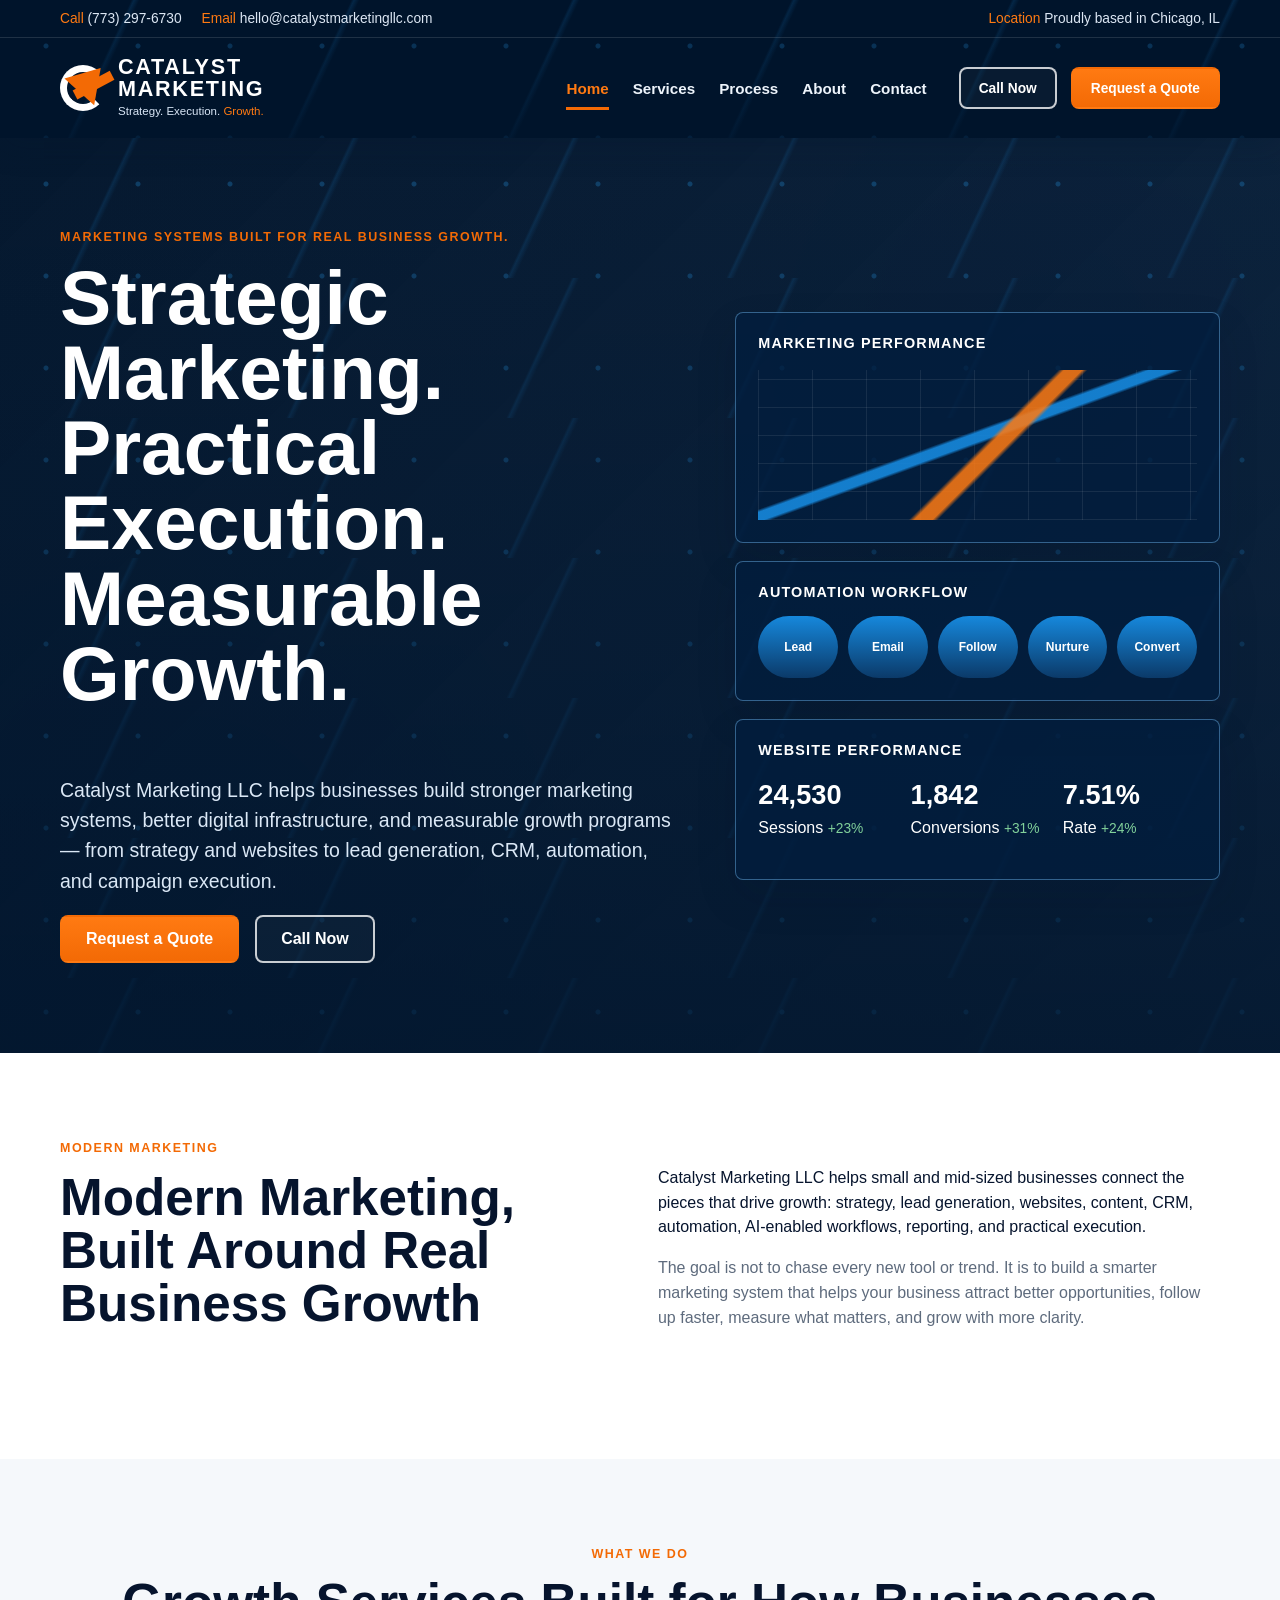
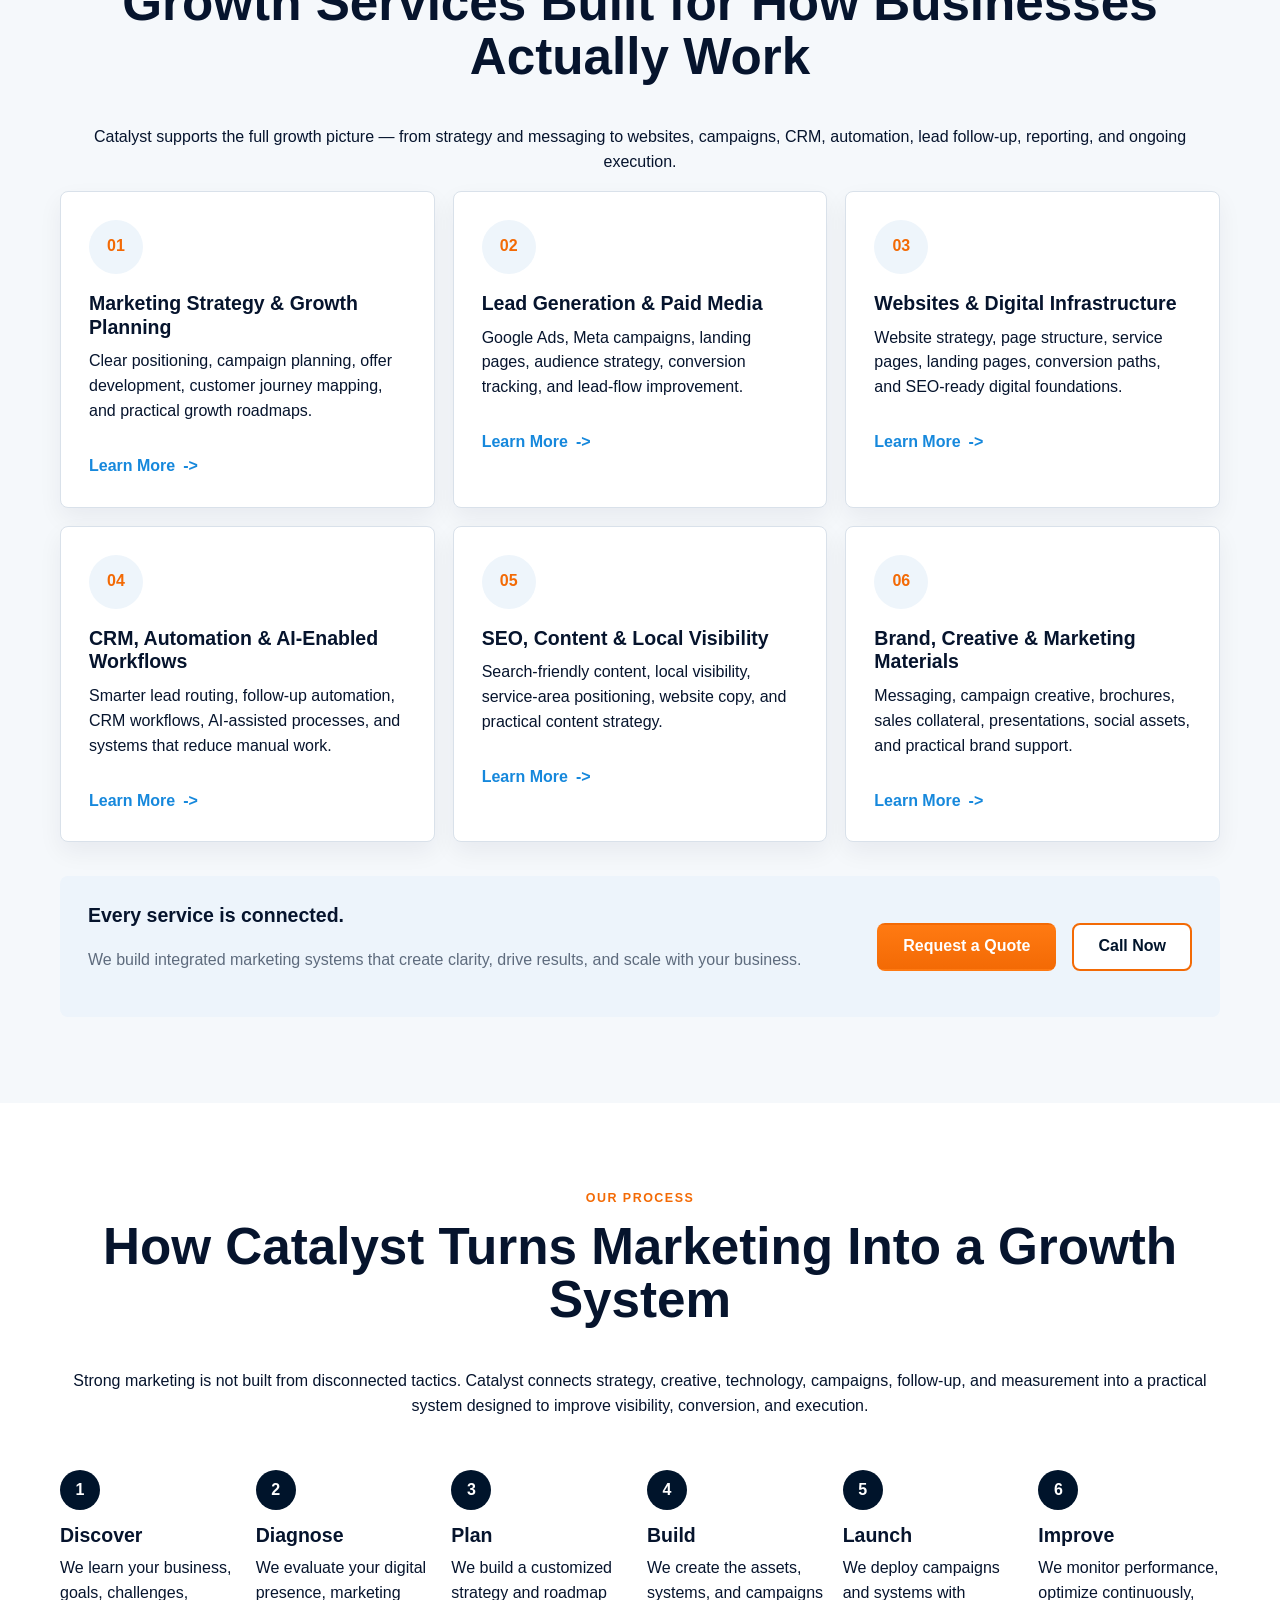
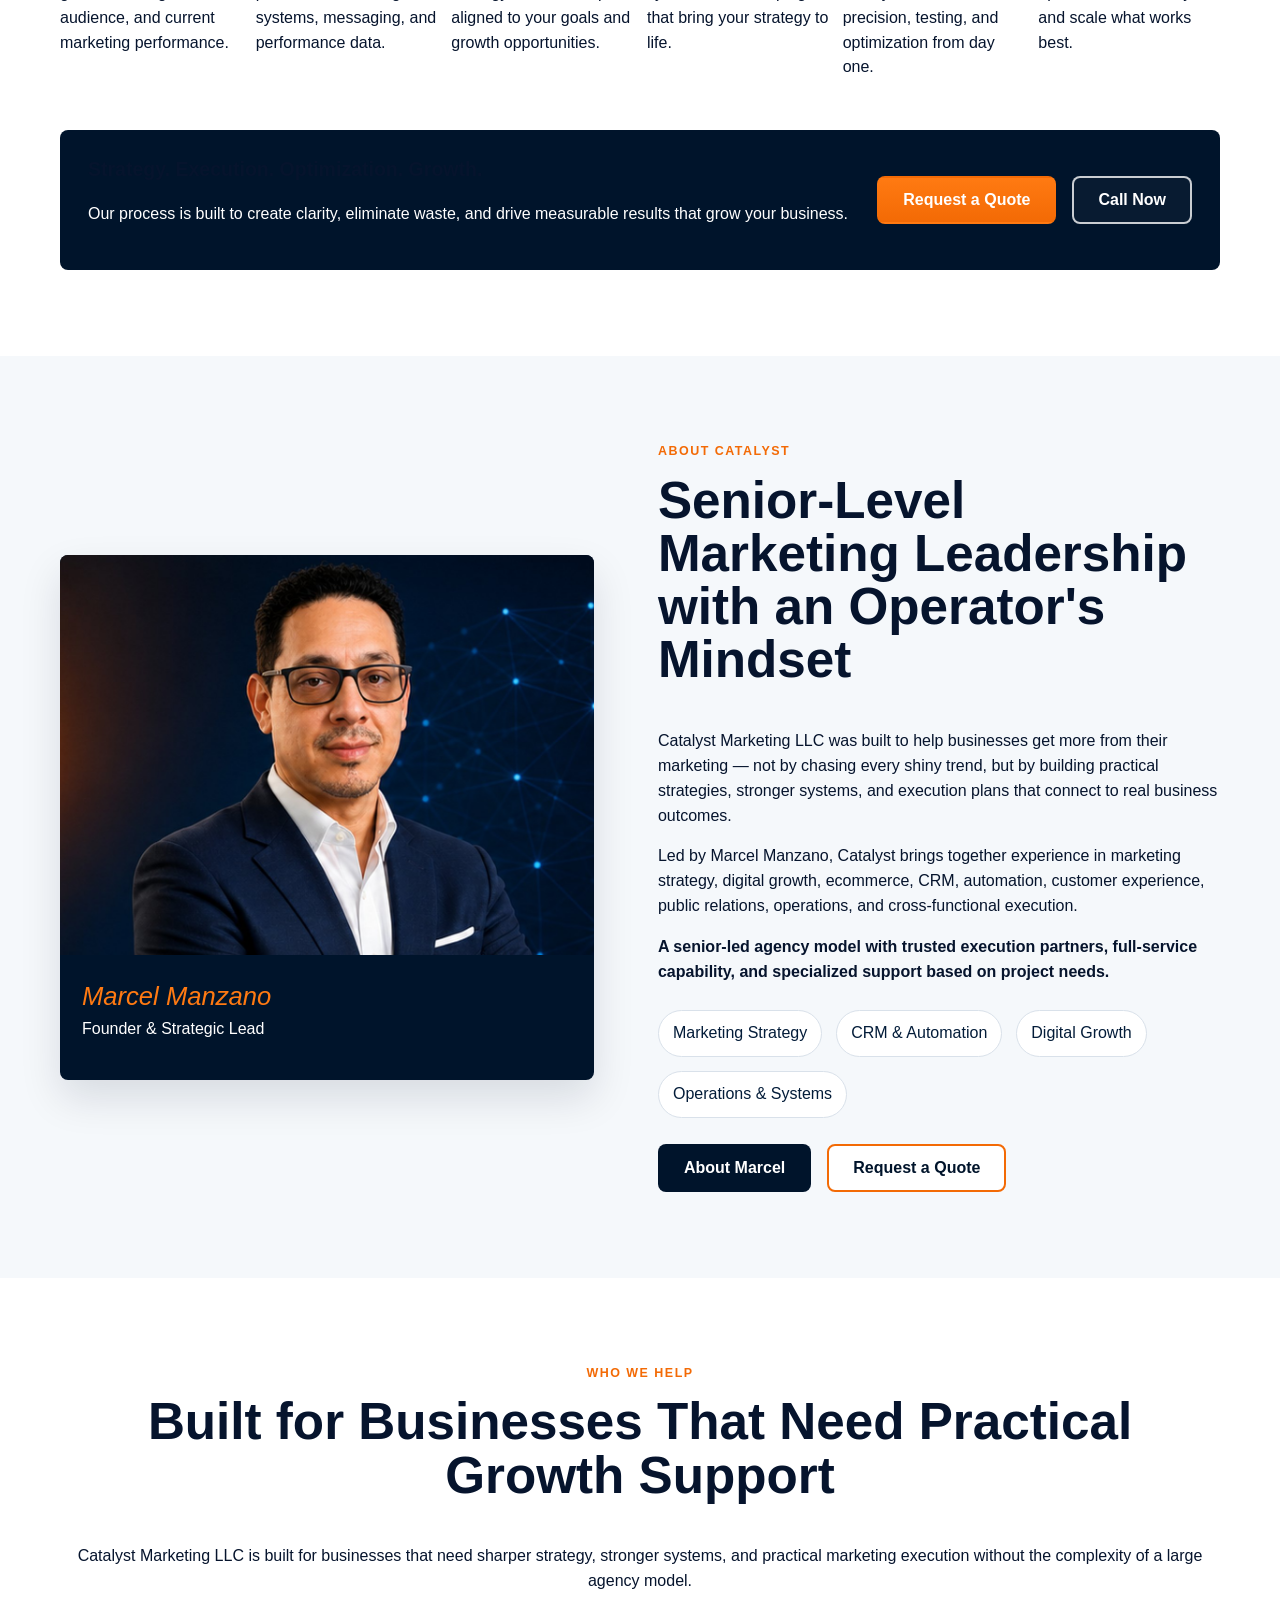
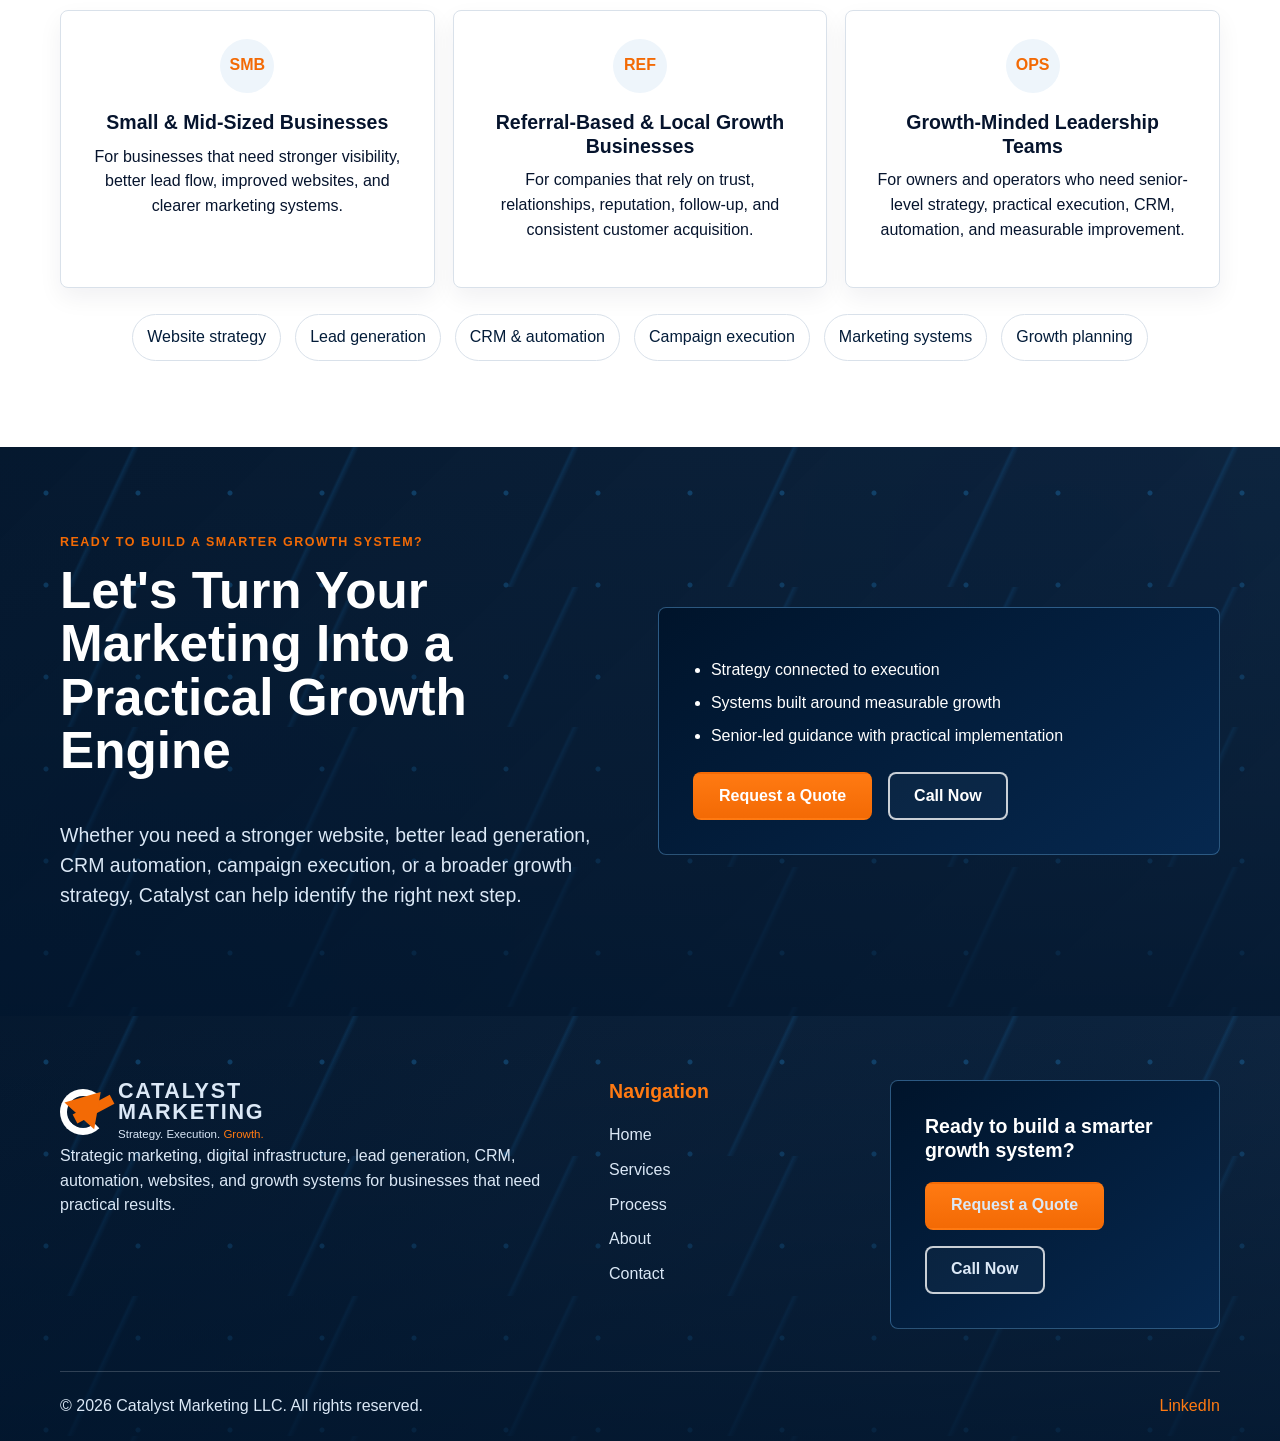
<file: index.html>
<!doctype html>
<html lang="en">
<head>
  <meta charset="utf-8">
  <meta name="viewport" content="width=device-width, initial-scale=1">
  <title>Catalyst Marketing LLC | Strategic Marketing &amp; Growth Systems</title>
  <meta name="description" content="Catalyst Marketing LLC helps businesses build practical growth systems through marketing strategy, websites, lead generation, CRM, automation, and execution.">
  <meta name="robots" content="index, follow">
  <link rel="canonical" href="https://catalystmarketingllc.com/">
  <meta property="og:title" content="Catalyst Marketing LLC | Strategic Marketing &amp; Growth Systems">
  <meta property="og:description" content="Strategic marketing, digital infrastructure, lead generation, CRM, automation, websites, and growth systems for practical business results.">
  <meta property="og:url" content="https://catalystmarketingllc.com/">
  <meta property="og:image" content="https://catalystmarketingllc.com/assets/img/catalyst-marketing-llc-growth-systems-og-image.jpg">
  <link rel="stylesheet" href="assets/styles.css">
  <script type="application/ld+json">
  {
    "@context": "https://schema.org",
    "@type": "LocalBusiness",
    "name": "Catalyst Marketing LLC",
    "url": "https://catalystmarketingllc.com/",
    "telephone": "+1-773-297-6730",
    "email": "hello@catalystmarketingllc.com",
    "address": {
      "@type": "PostalAddress",
      "addressLocality": "Chicago",
      "addressRegion": "IL",
      "addressCountry": "US"
    },
    "contactPoint": {
      "@type": "ContactPoint",
      "telephone": "+1-773-297-6730",
      "contactType": "customer service",
      "email": "hello@catalystmarketingllc.com"
    }
  }
  </script>
</head>
<body data-page="home">
  <header class="site-header digital-bg">
    <div class="utility-bar">
      <div class="container utility-inner">
        <div class="utility-links">
          <a href="tel:+17732976730"><span class="accent">Call</span> (773) 297-6730</a>
          <a href="mailto:hello@catalystmarketingllc.com"><span class="accent">Email</span> hello@catalystmarketingllc.com</a>
        </div>
        <div class="utility-location"><span class="accent">Location</span> Proudly based in Chicago, IL</div>
      </div>
    </div>
    <div class="container main-nav">
      <a class="brand" href="./" aria-label="Catalyst Marketing home">
        <span class="brand-mark" aria-hidden="true"></span>
        <span class="brand-text"><strong>CATALYST</strong><strong>MARKETING</strong><span>Strategy. Execution. <em>Growth.</em></span></span>
      </a>
      <nav class="nav-links" data-site-nav aria-label="Primary navigation">
        <a href="./">Home</a>
        <a href="services/">Services</a>
        <a href="process/">Process</a>
        <a href="about/">About</a>
        <a href="contact/">Contact</a>
      </nav>
      <div class="header-actions">
        <a class="btn btn-secondary" href="tel:+17732976730">Call Now</a>
        <a class="btn btn-primary" href="contact/">Request a Quote</a>
        <button class="menu-toggle" type="button" data-menu-toggle aria-expanded="false" aria-label="Open navigation"><span></span></button>
      </div>
    </div>
  </header>

  <main>
    <section class="hero digital-bg">
      <div class="container hero-grid">
        <div>
          <p class="eyebrow">Marketing systems built for real business growth.</p>
          <h1>Strategic Marketing. Practical Execution. Measurable Growth.</h1>
          <p class="lead">Catalyst Marketing LLC helps businesses build stronger marketing systems, better digital infrastructure, and measurable growth programs &mdash; from strategy and websites to lead generation, CRM, automation, and campaign execution.</p>
          <div class="btn-row">
            <a class="btn btn-primary" href="contact/">Request a Quote</a>
            <a class="btn btn-secondary" href="tel:+17732976730">Call Now</a>
          </div>
        </div>
        <div class="dashboard" aria-label="Marketing system dashboard preview">
          <div class="data-card">
            <h3>Marketing Performance</h3>
            <div class="line-chart" aria-hidden="true"></div>
          </div>
          <div class="data-card">
            <h3>Automation Workflow</h3>
            <div class="workflow" aria-hidden="true"><span>Lead</span><span>Email</span><span>Follow</span><span>Nurture</span><span>Convert</span></div>
          </div>
          <div class="data-card">
            <h3>Website Performance</h3>
            <div class="stats">
              <p><strong>24,530</strong>Sessions <span>+23%</span></p>
              <p><strong>1,842</strong>Conversions <span>+31%</span></p>
              <p><strong>7.51%</strong>Rate <span>+24%</span></p>
            </div>
          </div>
        </div>
      </div>
    </section>

    <section class="section">
      <div class="container split">
        <div>
          <p class="eyebrow">Modern marketing</p>
          <h2>Modern Marketing, Built Around Real Business Growth</h2>
        </div>
        <div>
          <p>Catalyst Marketing LLC helps small and mid-sized businesses connect the pieces that drive growth: strategy, lead generation, websites, content, CRM, automation, AI-enabled workflows, reporting, and practical execution.</p>
          <p class="muted">The goal is not to chase every new tool or trend. It is to build a smarter marketing system that helps your business attract better opportunities, follow up faster, measure what matters, and grow with more clarity.</p>
        </div>
      </div>
    </section>

    <section class="section section-light">
      <div class="container">
        <div class="center">
          <p class="eyebrow">What we do</p>
          <h2>Growth Services Built for How Businesses Actually Work</h2>
          <p>Catalyst supports the full growth picture &mdash; from strategy and messaging to websites, campaigns, CRM, automation, lead follow-up, reporting, and ongoing execution.</p>
        </div>
        <div class="cards-grid">
          <article class="card"><span class="icon-badge">01</span><h3>Marketing Strategy &amp; Growth Planning</h3><p>Clear positioning, campaign planning, offer development, customer journey mapping, and practical growth roadmaps.</p><a class="link-arrow" href="services/#marketing-strategy">Learn More <span aria-hidden="true">-&gt;</span></a></article>
          <article class="card"><span class="icon-badge">02</span><h3>Lead Generation &amp; Paid Media</h3><p>Google Ads, Meta campaigns, landing pages, audience strategy, conversion tracking, and lead-flow improvement.</p><a class="link-arrow" href="services/#lead-generation">Learn More <span aria-hidden="true">-&gt;</span></a></article>
          <article class="card"><span class="icon-badge">03</span><h3>Websites &amp; Digital Infrastructure</h3><p>Website strategy, page structure, service pages, landing pages, conversion paths, and SEO-ready digital foundations.</p><a class="link-arrow" href="services/#websites">Learn More <span aria-hidden="true">-&gt;</span></a></article>
          <article class="card"><span class="icon-badge">04</span><h3>CRM, Automation &amp; AI-Enabled Workflows</h3><p>Smarter lead routing, follow-up automation, CRM workflows, AI-assisted processes, and systems that reduce manual work.</p><a class="link-arrow" href="services/#crm-automation">Learn More <span aria-hidden="true">-&gt;</span></a></article>
          <article class="card"><span class="icon-badge">05</span><h3>SEO, Content &amp; Local Visibility</h3><p>Search-friendly content, local visibility, service-area positioning, website copy, and practical content strategy.</p><a class="link-arrow" href="services/#seo-content">Learn More <span aria-hidden="true">-&gt;</span></a></article>
          <article class="card"><span class="icon-badge">06</span><h3>Brand, Creative &amp; Marketing Materials</h3><p>Messaging, campaign creative, brochures, sales collateral, presentations, social assets, and practical brand support.</p><a class="link-arrow" href="services/#brand-creative">Learn More <span aria-hidden="true">-&gt;</span></a></article>
        </div>
        <div class="support-bar">
          <div><h3>Every service is connected.</h3><p class="muted">We build integrated marketing systems that create clarity, drive results, and scale with your business.</p></div>
          <div class="btn-row"><a class="btn btn-primary" href="contact/">Request a Quote</a><a class="btn btn-outline" href="tel:+17732976730">Call Now</a></div>
        </div>
      </div>
    </section>

    <section class="section">
      <div class="container">
        <div class="center">
          <p class="eyebrow">Our process</p>
          <h2>How Catalyst Turns Marketing Into a Growth System</h2>
          <p>Strong marketing is not built from disconnected tactics. Catalyst connects strategy, creative, technology, campaigns, follow-up, and measurement into a practical system designed to improve visibility, conversion, and execution.</p>
        </div>
        <div class="process-strip">
          <article class="step"><span class="step-num">1</span><h3>Discover</h3><p>We learn your business, goals, challenges, audience, and current marketing performance.</p></article>
          <article class="step"><span class="step-num">2</span><h3>Diagnose</h3><p>We evaluate your digital presence, marketing systems, messaging, and performance data.</p></article>
          <article class="step"><span class="step-num">3</span><h3>Plan</h3><p>We build a customized strategy and roadmap aligned to your goals and growth opportunities.</p></article>
          <article class="step"><span class="step-num">4</span><h3>Build</h3><p>We create the assets, systems, and campaigns that bring your strategy to life.</p></article>
          <article class="step"><span class="step-num">5</span><h3>Launch</h3><p>We deploy campaigns and systems with precision, testing, and optimization from day one.</p></article>
          <article class="step"><span class="step-num">6</span><h3>Improve</h3><p>We monitor performance, optimize continuously, and scale what works best.</p></article>
        </div>
        <div class="cta-band">
          <div><h3>Strategy. Execution. Optimization. Growth.</h3><p>Our process is built to create clarity, eliminate waste, and drive measurable results that grow your business.</p></div>
          <div class="btn-row"><a class="btn btn-primary" href="contact/">Request a Quote</a><a class="btn btn-secondary" href="tel:+17732976730">Call Now</a></div>
        </div>
      </div>
    </section>

    <section class="section section-light">
      <div class="container split">
        <div class="founder-card">
          <img src="assets/img/marcel-manzano-catalyst-marketing-founder.jpg" alt="Marcel Manzano, founder of Catalyst Marketing LLC">
          <div class="founder-caption">
            <div class="signature">Marcel Manzano</div>
            <p>Founder &amp; Strategic Lead</p>
          </div>
        </div>
        <div>
          <p class="eyebrow">About Catalyst</p>
          <h2>Senior-Level Marketing Leadership with an Operator's Mindset</h2>
          <p>Catalyst Marketing LLC was built to help businesses get more from their marketing &mdash; not by chasing every shiny trend, but by building practical strategies, stronger systems, and execution plans that connect to real business outcomes.</p>
          <p>Led by Marcel Manzano, Catalyst brings together experience in marketing strategy, digital growth, ecommerce, CRM, automation, customer experience, public relations, operations, and cross-functional execution.</p>
          <p><strong>A senior-led agency model with trusted execution partners, full-service capability, and specialized support based on project needs.</strong></p>
          <div class="pill-row"><span>Marketing Strategy</span><span>CRM &amp; Automation</span><span>Digital Growth</span><span>Operations &amp; Systems</span></div>
          <div class="btn-row" style="margin-top: 26px;"><a class="btn btn-dark" href="about/">About Marcel</a><a class="btn btn-outline" href="contact/">Request a Quote</a></div>
        </div>
      </div>
    </section>

    <section class="section">
      <div class="container">
        <div class="center">
          <p class="eyebrow">Who we help</p>
          <h2>Built for Businesses That Need Practical Growth Support</h2>
          <p>Catalyst Marketing LLC is built for businesses that need sharper strategy, stronger systems, and practical marketing execution without the complexity of a large agency model.</p>
        </div>
        <div class="cards-grid">
          <article class="card center"><span class="icon-badge">SMB</span><h3>Small &amp; Mid-Sized Businesses</h3><p>For businesses that need stronger visibility, better lead flow, improved websites, and clearer marketing systems.</p></article>
          <article class="card center"><span class="icon-badge">REF</span><h3>Referral-Based &amp; Local Growth Businesses</h3><p>For companies that rely on trust, relationships, reputation, follow-up, and consistent customer acquisition.</p></article>
          <article class="card center"><span class="icon-badge">OPS</span><h3>Growth-Minded Leadership Teams</h3><p>For owners and operators who need senior-level strategy, practical execution, CRM, automation, and measurable improvement.</p></article>
        </div>
        <div class="pill-row center" style="justify-content: center;"><span>Website strategy</span><span>Lead generation</span><span>CRM &amp; automation</span><span>Campaign execution</span><span>Marketing systems</span><span>Growth planning</span></div>
      </div>
    </section>

    <section class="section section-dark digital-bg">
      <div class="container split">
        <div>
          <p class="eyebrow">Ready to build a smarter growth system?</p>
          <h2>Let's Turn Your Marketing Into a Practical Growth Engine</h2>
          <p class="lead">Whether you need a stronger website, better lead generation, CRM automation, campaign execution, or a broader growth strategy, Catalyst can help identify the right next step.</p>
        </div>
        <div class="dark-panel">
          <ul class="check-list">
            <li>Strategy connected to execution</li>
            <li>Systems built around measurable growth</li>
            <li>Senior-led guidance with practical implementation</li>
          </ul>
          <div class="btn-row" style="margin-top: 24px;"><a class="btn btn-primary" href="contact/">Request a Quote</a><a class="btn btn-secondary" href="tel:+17732976730">Call Now</a></div>
        </div>
      </div>
    </section>
  </main>

  <footer class="footer digital-bg">
    <div class="container footer-grid">
      <div>
        <a class="brand" href="./" aria-label="Catalyst Marketing home"><span class="brand-mark" aria-hidden="true"></span><span class="brand-text"><strong>CATALYST</strong><strong>MARKETING</strong><span>Strategy. Execution. <em>Growth.</em></span></span></a>
        <p>Strategic marketing, digital infrastructure, lead generation, CRM, automation, websites, and growth systems for businesses that need practical results.</p>
      </div>
      <div>
        <h3><span class="accent">Navigation</span></h3>
        <nav class="footer-nav" aria-label="Footer navigation"><a href="./">Home</a><a href="services/">Services</a><a href="process/">Process</a><a href="about/">About</a><a href="contact/">Contact</a></nav>
      </div>
      <div class="dark-panel">
        <h3>Ready to build a smarter growth system?</h3>
        <div class="btn-row"><a class="btn btn-primary" href="contact/">Request a Quote</a><a class="btn btn-secondary" href="tel:+17732976730">Call Now</a></div>
      </div>
    </div>
    <div class="container footer-bottom">
      <span>&copy; 2026 Catalyst Marketing LLC. All rights reserved.</span>
      <span class="accent">LinkedIn</span>
    </div>
  </footer>
  <script src="assets/js/site.js"></script>
</body>
</html>
</file>
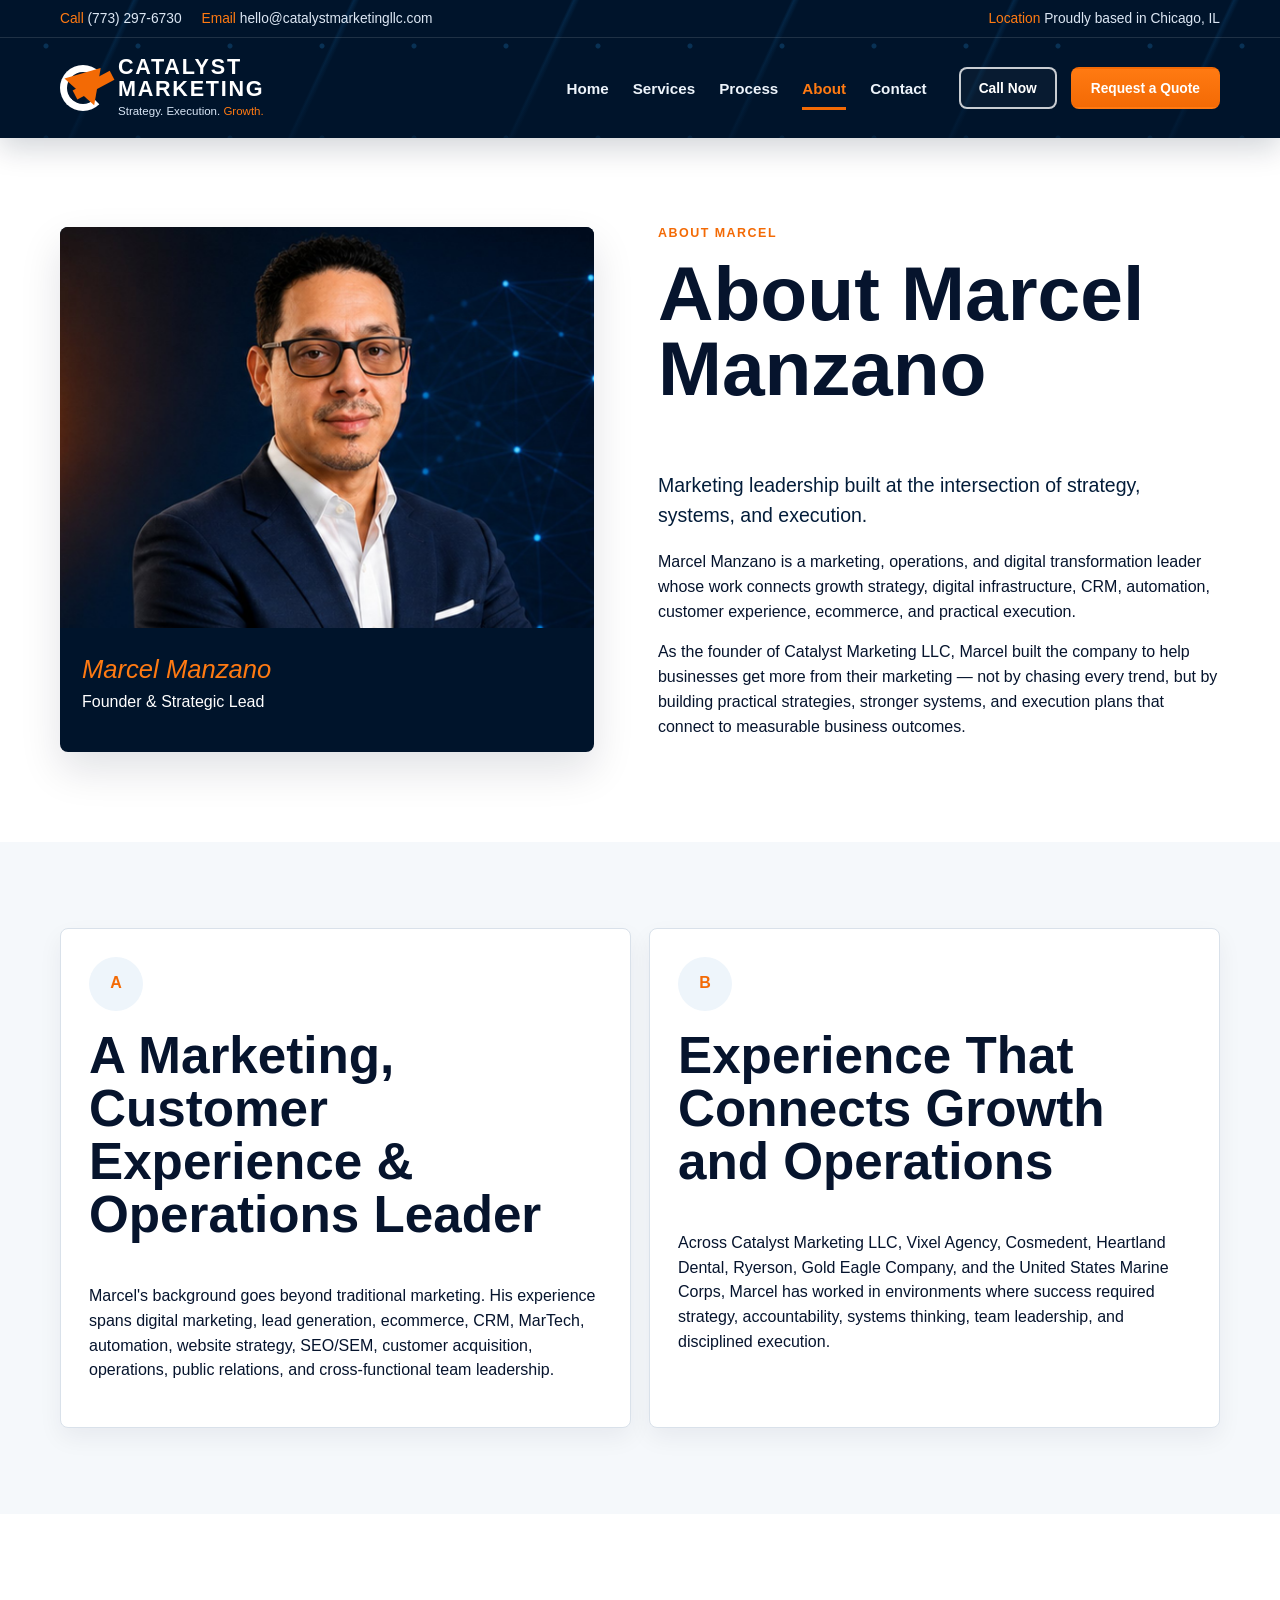
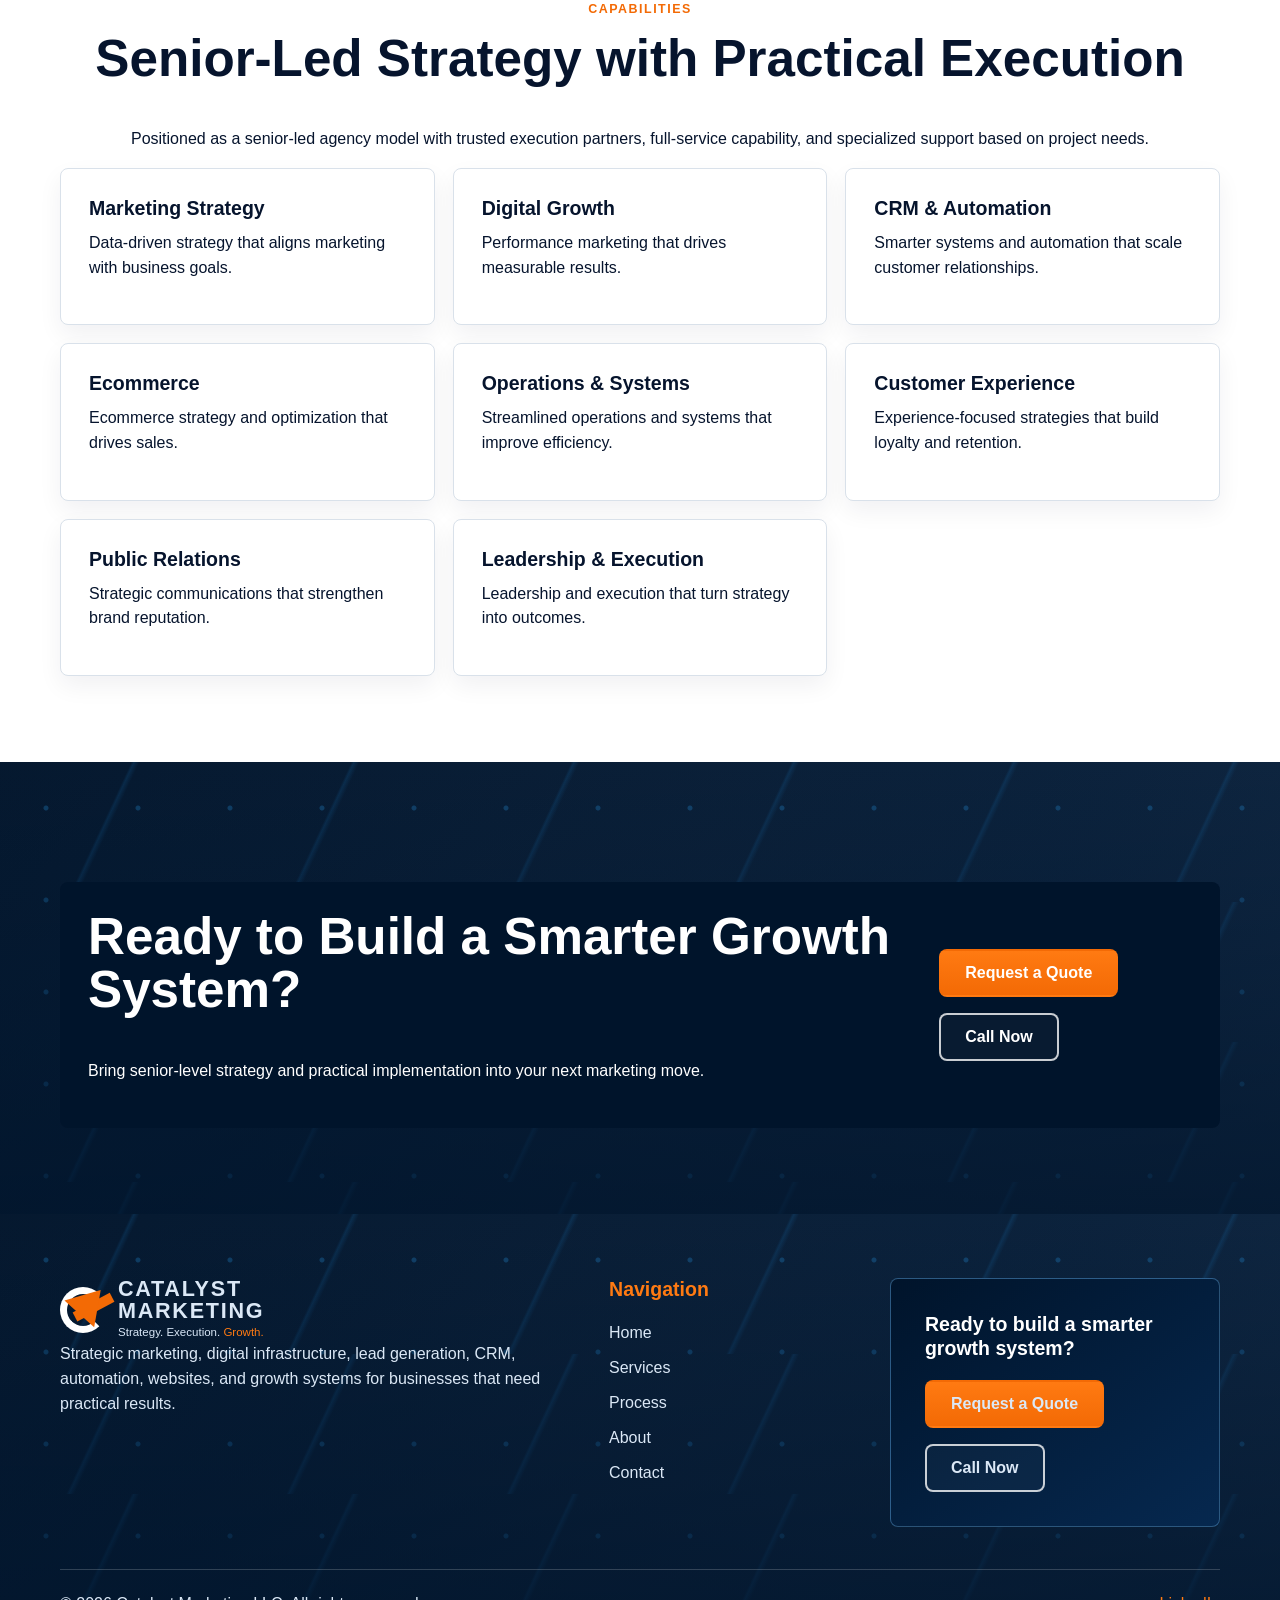
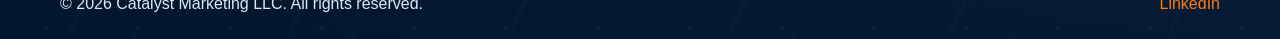
<file: about/index.html>
<!doctype html>
<html lang="en">
<head>
  <meta charset="utf-8">
  <meta name="viewport" content="width=device-width, initial-scale=1">
  <title>About Marcel Manzano | Catalyst Marketing LLC</title>
  <meta name="description" content="Learn about Marcel Manzano, founder of Catalyst Marketing LLC, and his experience across marketing strategy, digital growth, CRM, automation, operations, and execution.">
  <meta name="robots" content="index, follow">
  <link rel="canonical" href="https://catalystmarketingllc.com/about/">
  <meta property="og:title" content="About Marcel Manzano | Catalyst Marketing LLC">
  <meta property="og:description" content="Founder-led marketing leadership built at the intersection of strategy, systems, and execution.">
  <meta property="og:url" content="https://catalystmarketingllc.com/about/">
  <meta property="og:image" content="https://catalystmarketingllc.com/assets/img/catalyst-marketing-llc-growth-systems-og-image.jpg">
  <link rel="stylesheet" href="../assets/styles.css">
</head>
<body data-page="about">
  <header class="site-header digital-bg"><div class="utility-bar"><div class="container utility-inner"><div class="utility-links"><a href="tel:+17732976730"><span class="accent">Call</span> (773) 297-6730</a><a href="mailto:hello@catalystmarketingllc.com"><span class="accent">Email</span> hello@catalystmarketingllc.com</a></div><div class="utility-location"><span class="accent">Location</span> Proudly based in Chicago, IL</div></div></div><div class="container main-nav"><a class="brand" href="../"><span class="brand-mark" aria-hidden="true"></span><span class="brand-text"><strong>CATALYST</strong><strong>MARKETING</strong><span>Strategy. Execution. <em>Growth.</em></span></span></a><nav class="nav-links" data-site-nav><a href="../">Home</a><a href="../services/">Services</a><a href="../process/">Process</a><a href="../about/">About</a><a href="../contact/">Contact</a></nav><div class="header-actions"><a class="btn btn-secondary" href="tel:+17732976730">Call Now</a><a class="btn btn-primary" href="../contact/">Request a Quote</a><button class="menu-toggle" type="button" data-menu-toggle aria-expanded="false" aria-label="Open navigation"><span></span></button></div></div></header>
  <main>
    <section class="section">
      <div class="container split">
        <div class="founder-card">
          <img src="../assets/img/marcel-manzano-catalyst-marketing-founder.jpg" alt="Marcel Manzano, founder of Catalyst Marketing LLC">
          <div class="founder-caption"><div class="signature">Marcel Manzano</div><p>Founder &amp; Strategic Lead</p></div>
        </div>
        <div>
          <p class="eyebrow">About Marcel</p>
          <h1>About Marcel Manzano</h1>
          <p class="lead" style="color: var(--navy-900);">Marketing leadership built at the intersection of strategy, systems, and execution.</p>
          <p>Marcel Manzano is a marketing, operations, and digital transformation leader whose work connects growth strategy, digital infrastructure, CRM, automation, customer experience, ecommerce, and practical execution.</p>
          <p>As the founder of Catalyst Marketing LLC, Marcel built the company to help businesses get more from their marketing &mdash; not by chasing every trend, but by building practical strategies, stronger systems, and execution plans that connect to measurable business outcomes.</p>
        </div>
      </div>
    </section>
    <section class="section section-light">
      <div class="container cards-grid two">
        <article class="card"><span class="icon-badge">A</span><h2>A Marketing, Customer Experience &amp; Operations Leader</h2><p>Marcel's background goes beyond traditional marketing. His experience spans digital marketing, lead generation, ecommerce, CRM, MarTech, automation, website strategy, SEO/SEM, customer acquisition, operations, public relations, and cross-functional team leadership.</p></article>
        <article class="card"><span class="icon-badge">B</span><h2>Experience That Connects Growth and Operations</h2><p>Across Catalyst Marketing LLC, Vixel Agency, Cosmedent, Heartland Dental, Ryerson, Gold Eagle Company, and the United States Marine Corps, Marcel has worked in environments where success required strategy, accountability, systems thinking, team leadership, and disciplined execution.</p></article>
      </div>
    </section>
    <section class="section">
      <div class="container">
        <div class="center"><p class="eyebrow">Capabilities</p><h2>Senior-Led Strategy with Practical Execution</h2><p>Positioned as a senior-led agency model with trusted execution partners, full-service capability, and specialized support based on project needs.</p></div>
        <div class="cards-grid">
          <article class="card"><h3>Marketing Strategy</h3><p>Data-driven strategy that aligns marketing with business goals.</p></article>
          <article class="card"><h3>Digital Growth</h3><p>Performance marketing that drives measurable results.</p></article>
          <article class="card"><h3>CRM &amp; Automation</h3><p>Smarter systems and automation that scale customer relationships.</p></article>
          <article class="card"><h3>Ecommerce</h3><p>Ecommerce strategy and optimization that drives sales.</p></article>
          <article class="card"><h3>Operations &amp; Systems</h3><p>Streamlined operations and systems that improve efficiency.</p></article>
          <article class="card"><h3>Customer Experience</h3><p>Experience-focused strategies that build loyalty and retention.</p></article>
          <article class="card"><h3>Public Relations</h3><p>Strategic communications that strengthen brand reputation.</p></article>
          <article class="card"><h3>Leadership &amp; Execution</h3><p>Leadership and execution that turn strategy into outcomes.</p></article>
        </div>
      </div>
    </section>
    <section class="section section-dark digital-bg"><div class="container cta-band"><div><h2>Ready to Build a Smarter Growth System?</h2><p>Bring senior-level strategy and practical implementation into your next marketing move.</p></div><div class="btn-row"><a class="btn btn-primary" href="../contact/">Request a Quote</a><a class="btn btn-secondary" href="tel:+17732976730">Call Now</a></div></div></section>
  </main>
  <footer class="footer digital-bg"><div class="container footer-grid"><div><a class="brand" href="../"><span class="brand-mark" aria-hidden="true"></span><span class="brand-text"><strong>CATALYST</strong><strong>MARKETING</strong><span>Strategy. Execution. <em>Growth.</em></span></span></a><p>Strategic marketing, digital infrastructure, lead generation, CRM, automation, websites, and growth systems for businesses that need practical results.</p></div><div><h3><span class="accent">Navigation</span></h3><nav class="footer-nav"><a href="../">Home</a><a href="../services/">Services</a><a href="../process/">Process</a><a href="../about/">About</a><a href="../contact/">Contact</a></nav></div><div class="dark-panel"><h3>Ready to build a smarter growth system?</h3><div class="btn-row"><a class="btn btn-primary" href="../contact/">Request a Quote</a><a class="btn btn-secondary" href="tel:+17732976730">Call Now</a></div></div></div><div class="container footer-bottom"><span>&copy; 2026 Catalyst Marketing LLC. All rights reserved.</span><span class="accent">LinkedIn</span></div></footer>
  <script src="../assets/js/site.js"></script>
</body>
</html>
</file>
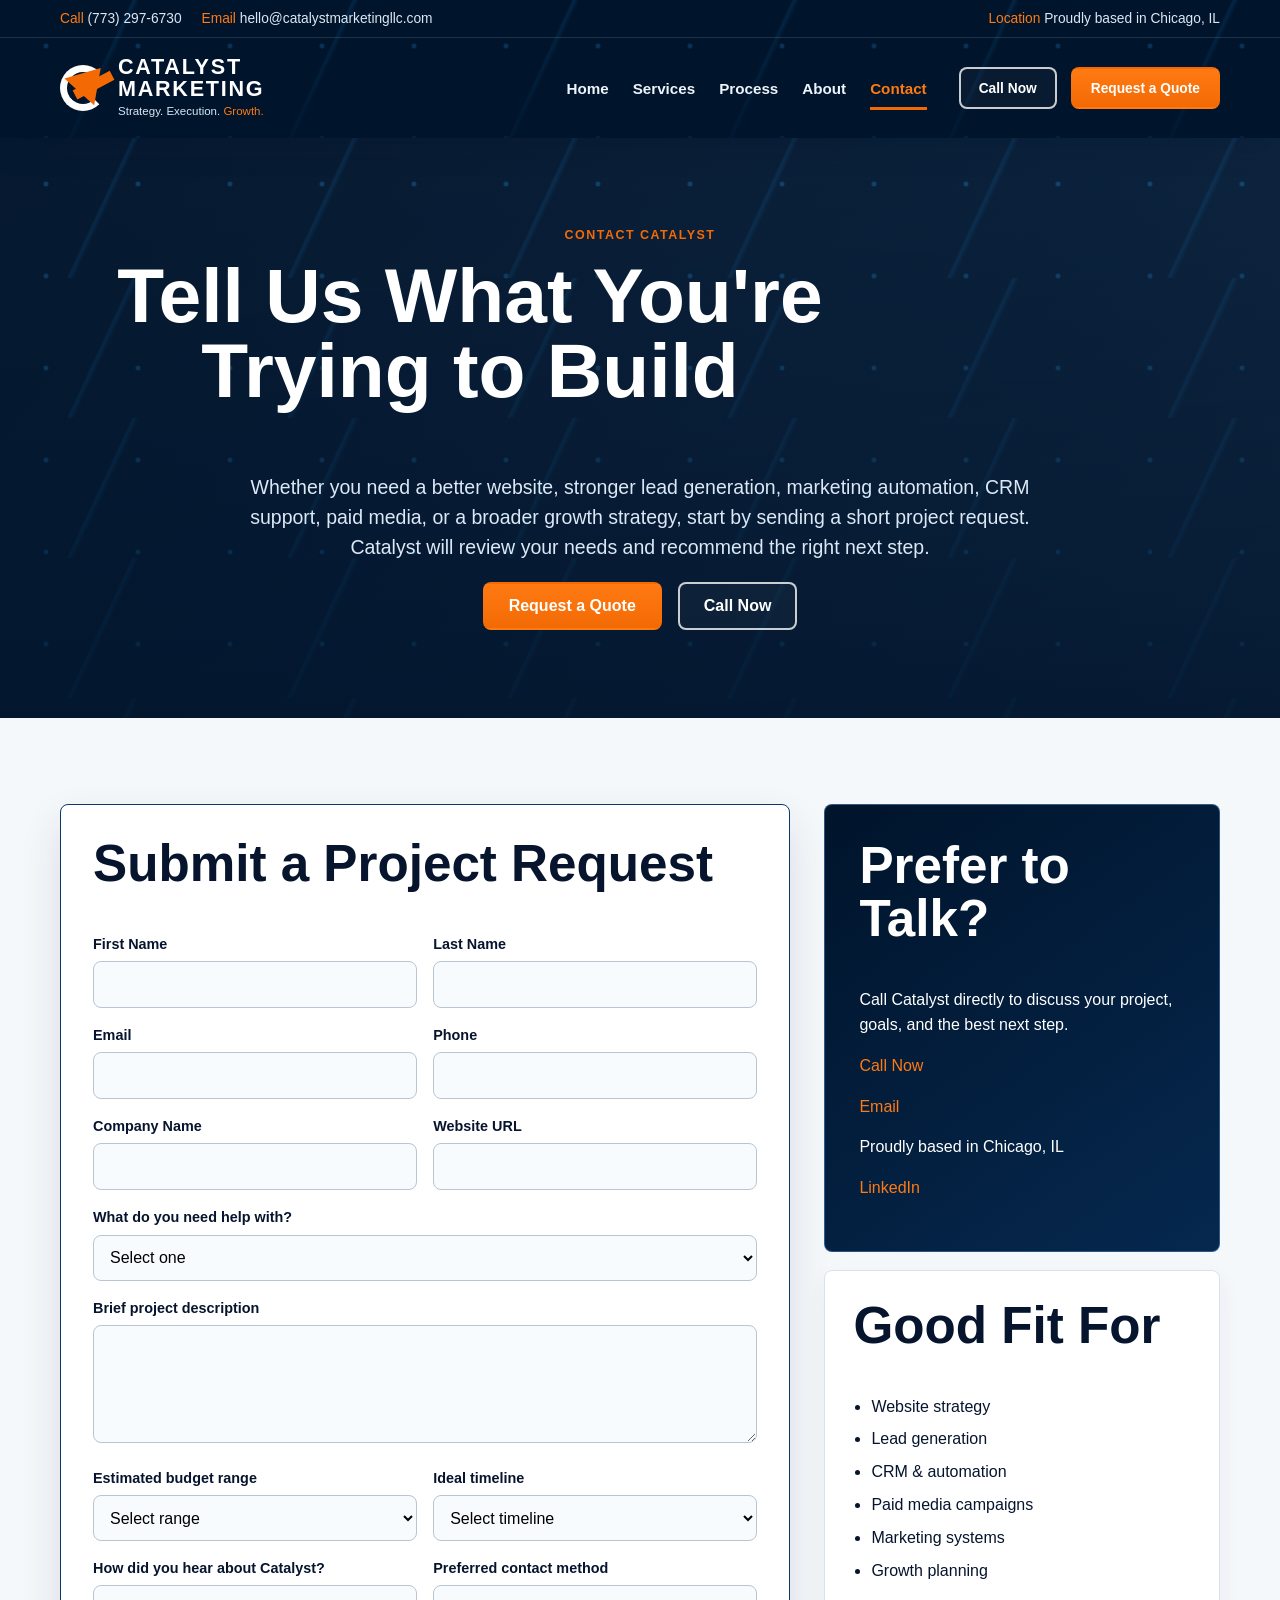
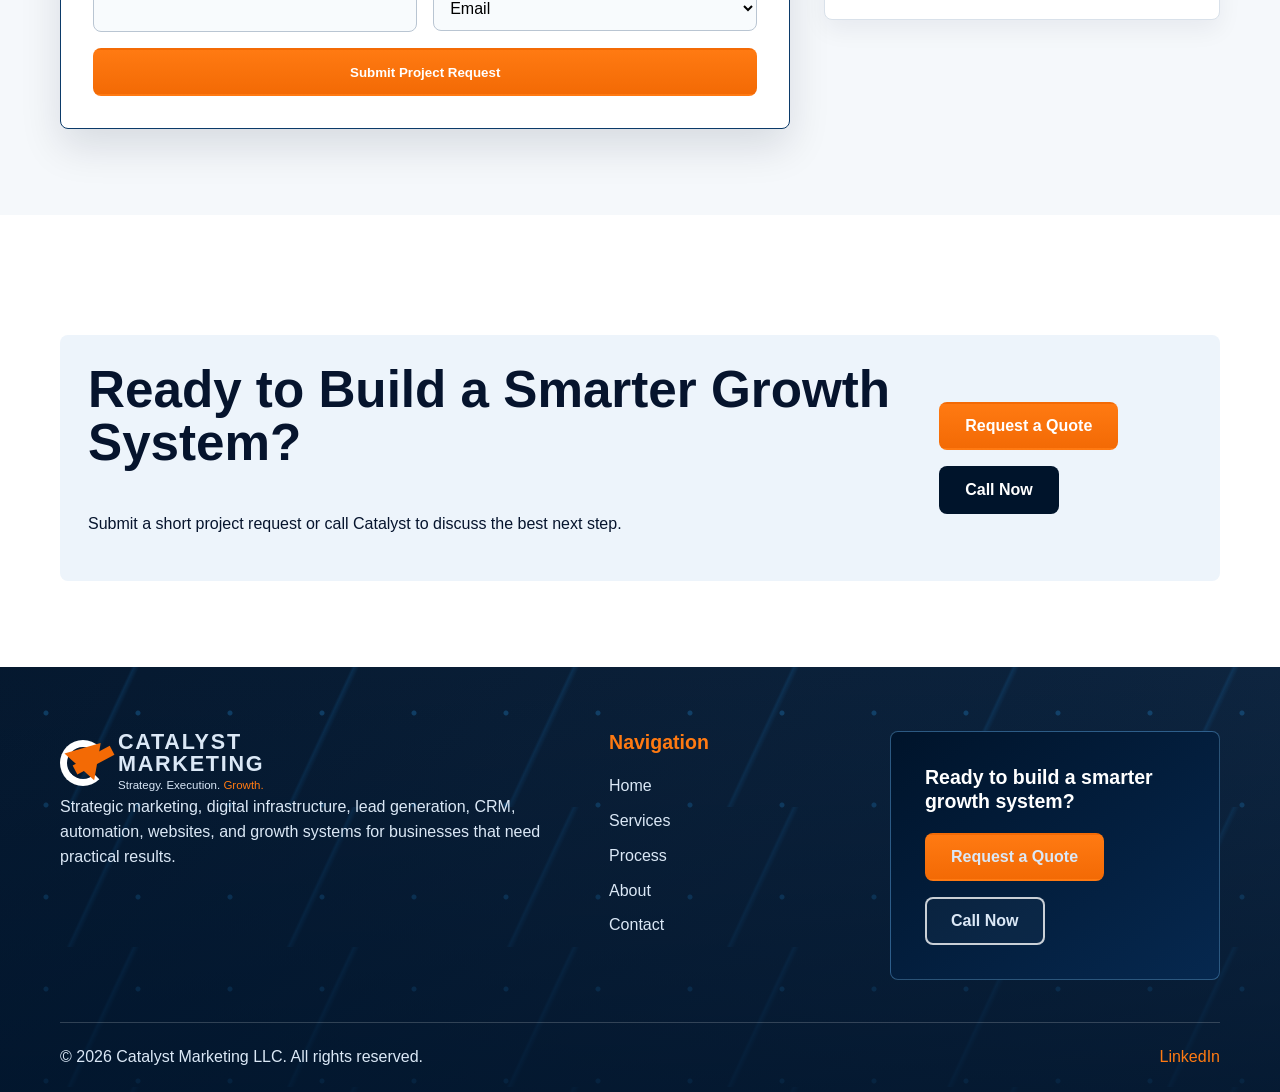
<file: contact/index.html>
<!doctype html>
<html lang="en">
<head>
  <meta charset="utf-8">
  <meta name="viewport" content="width=device-width, initial-scale=1">
  <title>Contact Catalyst Marketing LLC | Request a Quote</title>
  <meta name="description" content="Contact Catalyst Marketing LLC to request help with website strategy, lead generation, CRM automation, paid media, marketing systems, or growth planning.">
  <meta name="robots" content="index, follow">
  <link rel="canonical" href="https://catalystmarketingllc.com/contact/">
  <meta property="og:title" content="Contact Catalyst Marketing LLC | Request a Quote">
  <meta property="og:description" content="Tell Catalyst what you are trying to build and request a quote.">
  <meta property="og:url" content="https://catalystmarketingllc.com/contact/">
  <meta property="og:image" content="https://catalystmarketingllc.com/assets/img/catalyst-marketing-llc-growth-systems-og-image.jpg">
  <link rel="stylesheet" href="../assets/styles.css">
</head>
<body data-page="contact">
  <header class="site-header digital-bg"><div class="utility-bar"><div class="container utility-inner"><div class="utility-links"><a href="tel:+17732976730"><span class="accent">Call</span> (773) 297-6730</a><a href="mailto:hello@catalystmarketingllc.com"><span class="accent">Email</span> hello@catalystmarketingllc.com</a></div><div class="utility-location"><span class="accent">Location</span> Proudly based in Chicago, IL</div></div></div><div class="container main-nav"><a class="brand" href="../"><span class="brand-mark" aria-hidden="true"></span><span class="brand-text"><strong>CATALYST</strong><strong>MARKETING</strong><span>Strategy. Execution. <em>Growth.</em></span></span></a><nav class="nav-links" data-site-nav><a href="../">Home</a><a href="../services/">Services</a><a href="../process/">Process</a><a href="../about/">About</a><a href="../contact/">Contact</a></nav><div class="header-actions"><a class="btn btn-secondary" href="tel:+17732976730">Call Now</a><a class="btn btn-primary" href="../contact/">Request a Quote</a><button class="menu-toggle" type="button" data-menu-toggle aria-expanded="false" aria-label="Open navigation"><span></span></button></div></div></header>
  <main>
    <section class="hero-simple digital-bg center">
      <div class="container">
        <p class="eyebrow">Contact Catalyst</p>
        <h1>Tell Us What You're Trying to Build</h1>
        <p class="lead">Whether you need a better website, stronger lead generation, marketing automation, CRM support, paid media, or a broader growth strategy, start by sending a short project request. Catalyst will review your needs and recommend the right next step.</p>
        <div class="btn-row" style="justify-content:center;"><a class="btn btn-primary" href="#project-request">Request a Quote</a><a class="btn btn-secondary" href="tel:+17732976730">Call Now</a></div>
      </div>
    </section>
    <section class="section section-light">
      <div class="container contact-grid">
        <form class="form-card" id="project-request" data-project-form>
          <h2>Submit a Project Request</h2>
          <div class="form-grid">
            <div class="field"><label for="first-name">First Name</label><input id="first-name" name="first-name" autocomplete="given-name" required></div>
            <div class="field"><label for="last-name">Last Name</label><input id="last-name" name="last-name" autocomplete="family-name" required></div>
            <div class="field"><label for="email">Email</label><input id="email" name="email" type="email" autocomplete="email" required></div>
            <div class="field"><label for="phone">Phone</label><input id="phone" name="phone" type="tel" autocomplete="tel" required></div>
            <div class="field"><label for="company">Company Name</label><input id="company" name="company" autocomplete="organization"></div>
            <div class="field"><label for="website">Website URL</label><input id="website" name="website" type="url" autocomplete="url"></div>
            <div class="field full"><label for="need">What do you need help with?</label><select id="need" name="need" required><option value="">Select one</option><option>Website strategy</option><option>Lead generation</option><option>CRM &amp; automation</option><option>Paid media campaigns</option><option>Marketing systems</option><option>Growth planning</option></select></div>
            <div class="field full"><label for="description">Brief project description</label><textarea id="description" name="description" required></textarea></div>
            <div class="field"><label for="budget">Estimated budget range</label><select id="budget" name="budget"><option value="">Select range</option><option>Under $5,000</option><option>$5,000-$10,000</option><option>$10,000-$25,000</option><option>$25,000+</option></select></div>
            <div class="field"><label for="timeline">Ideal timeline</label><select id="timeline" name="timeline"><option value="">Select timeline</option><option>As soon as possible</option><option>30-60 days</option><option>60-90 days</option><option>Planning ahead</option></select></div>
            <div class="field"><label for="source">How did you hear about Catalyst?</label><input id="source" name="source"></div>
            <div class="field"><label for="contact-method">Preferred contact method</label><select id="contact-method" name="contact-method"><option>Email</option><option>Phone</option></select></div>
            <div class="field full"><button class="btn btn-primary" type="submit" style="width:100%;">Submit Project Request</button></div>
          </div>
        </form>
        <aside>
          <div class="dark-panel">
            <h2>Prefer to Talk?</h2>
            <p>Call Catalyst directly to discuss your project, goals, and the best next step.</p>
            <p><a class="accent" href="tel:+17732976730">Call Now</a></p>
            <p><a class="accent" href="mailto:hello@catalystmarketingllc.com">Email</a></p>
            <p>Proudly based in Chicago, IL</p>
            <p class="accent">LinkedIn</p>
          </div>
          <div class="card" style="margin-top:18px;"><h2>Good Fit For</h2><ul class="check-list"><li>Website strategy</li><li>Lead generation</li><li>CRM &amp; automation</li><li>Paid media campaigns</li><li>Marketing systems</li><li>Growth planning</li></ul></div>
        </aside>
      </div>
    </section>
    <section class="section"><div class="container support-bar"><div><h2>Ready to Build a Smarter Growth System?</h2><p>Submit a short project request or call Catalyst to discuss the best next step.</p></div><div class="btn-row"><a class="btn btn-primary" href="#project-request">Request a Quote</a><a class="btn btn-dark" href="tel:+17732976730">Call Now</a></div></div></section>
  </main>
  <footer class="footer digital-bg"><div class="container footer-grid"><div><a class="brand" href="../"><span class="brand-mark" aria-hidden="true"></span><span class="brand-text"><strong>CATALYST</strong><strong>MARKETING</strong><span>Strategy. Execution. <em>Growth.</em></span></span></a><p>Strategic marketing, digital infrastructure, lead generation, CRM, automation, websites, and growth systems for businesses that need practical results.</p></div><div><h3><span class="accent">Navigation</span></h3><nav class="footer-nav"><a href="../">Home</a><a href="../services/">Services</a><a href="../process/">Process</a><a href="../about/">About</a><a href="../contact/">Contact</a></nav></div><div class="dark-panel"><h3>Ready to build a smarter growth system?</h3><div class="btn-row"><a class="btn btn-primary" href="../contact/">Request a Quote</a><a class="btn btn-secondary" href="tel:+17732976730">Call Now</a></div></div></div><div class="container footer-bottom"><span>&copy; 2026 Catalyst Marketing LLC. All rights reserved.</span><span class="accent">LinkedIn</span></div></footer>
  <script src="../assets/js/site.js"></script>
</body>
</html>
</file>
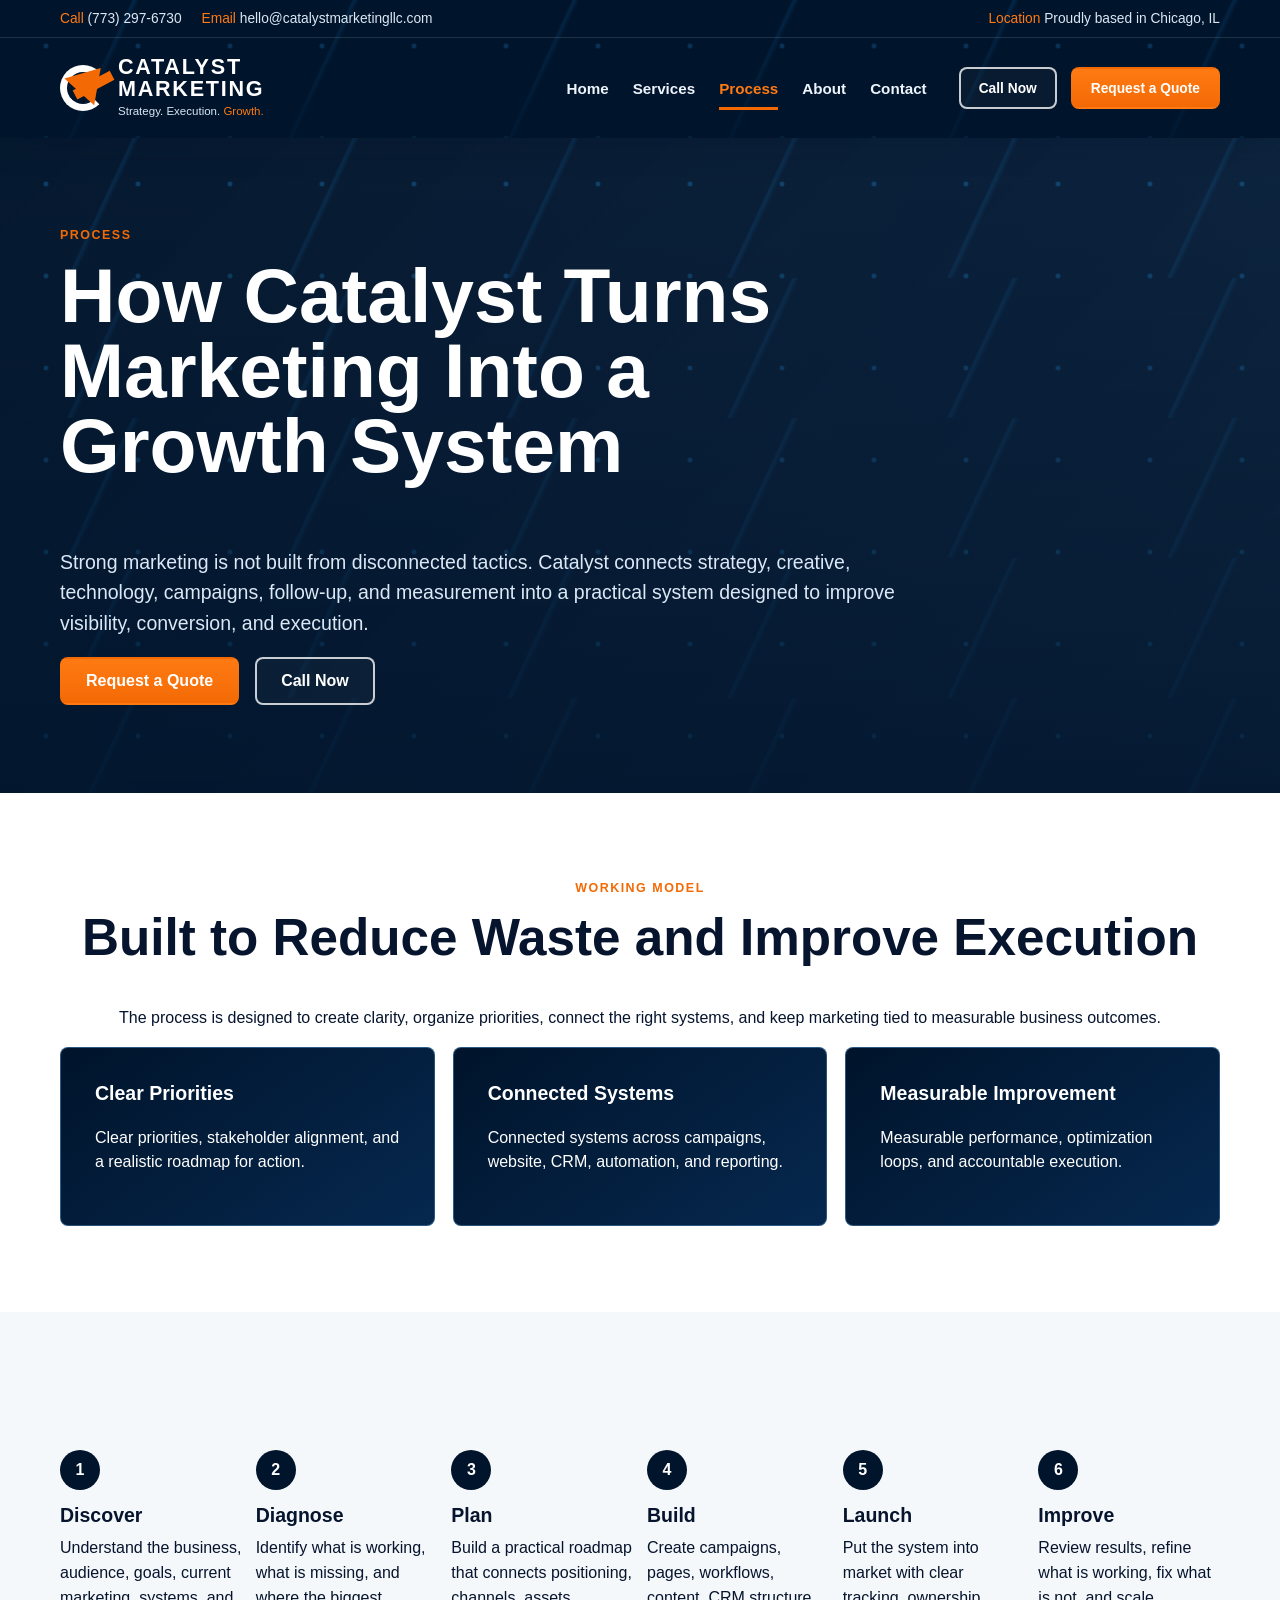
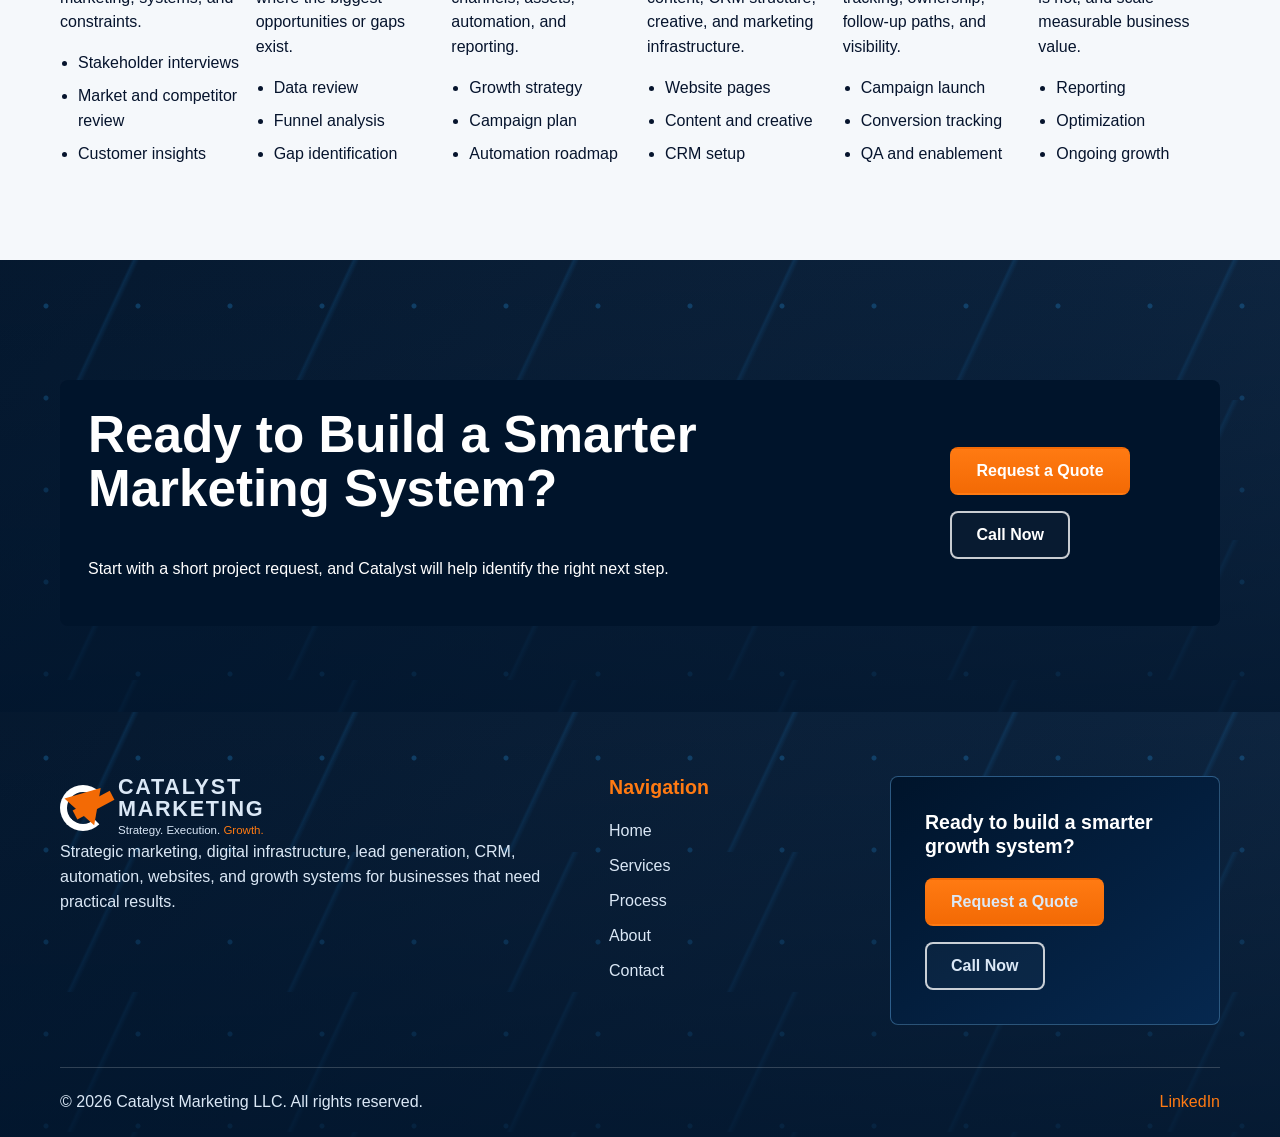
<file: process/index.html>
<!doctype html>
<html lang="en">
<head>
  <meta charset="utf-8">
  <meta name="viewport" content="width=device-width, initial-scale=1">
  <title>Marketing Process | Catalyst Marketing LLC</title>
  <meta name="description" content="See how Catalyst Marketing LLC turns strategy, creative, technology, campaigns, follow-up, and measurement into a practical growth system.">
  <meta name="robots" content="index, follow">
  <link rel="canonical" href="https://catalystmarketingllc.com/process/">
  <meta property="og:title" content="Marketing Process | Catalyst Marketing LLC">
  <meta property="og:description" content="Discovery, diagnosis, planning, buildout, launch, and continuous improvement.">
  <meta property="og:url" content="https://catalystmarketingllc.com/process/">
  <meta property="og:image" content="https://catalystmarketingllc.com/assets/img/catalyst-marketing-llc-growth-systems-og-image.jpg">
  <link rel="stylesheet" href="../assets/styles.css">
</head>
<body data-page="process">
  <header class="site-header digital-bg"><div class="utility-bar"><div class="container utility-inner"><div class="utility-links"><a href="tel:+17732976730"><span class="accent">Call</span> (773) 297-6730</a><a href="mailto:hello@catalystmarketingllc.com"><span class="accent">Email</span> hello@catalystmarketingllc.com</a></div><div class="utility-location"><span class="accent">Location</span> Proudly based in Chicago, IL</div></div></div><div class="container main-nav"><a class="brand" href="../"><span class="brand-mark" aria-hidden="true"></span><span class="brand-text"><strong>CATALYST</strong><strong>MARKETING</strong><span>Strategy. Execution. <em>Growth.</em></span></span></a><nav class="nav-links" data-site-nav><a href="../">Home</a><a href="../services/">Services</a><a href="../process/">Process</a><a href="../about/">About</a><a href="../contact/">Contact</a></nav><div class="header-actions"><a class="btn btn-secondary" href="tel:+17732976730">Call Now</a><a class="btn btn-primary" href="../contact/">Request a Quote</a><button class="menu-toggle" type="button" data-menu-toggle aria-expanded="false" aria-label="Open navigation"><span></span></button></div></div></header>
  <main>
    <section class="hero-simple digital-bg">
      <div class="container">
        <p class="eyebrow">Process</p>
        <h1>How Catalyst Turns Marketing Into a Growth System</h1>
        <p class="lead">Strong marketing is not built from disconnected tactics. Catalyst connects strategy, creative, technology, campaigns, follow-up, and measurement into a practical system designed to improve visibility, conversion, and execution.</p>
        <div class="btn-row"><a class="btn btn-primary" href="../contact/">Request a Quote</a><a class="btn btn-secondary" href="tel:+17732976730">Call Now</a></div>
      </div>
    </section>
    <section class="section">
      <div class="container">
        <div class="center"><p class="eyebrow">Working model</p><h2>Built to Reduce Waste and Improve Execution</h2><p>The process is designed to create clarity, organize priorities, connect the right systems, and keep marketing tied to measurable business outcomes.</p></div>
        <div class="pillar-row"><div class="dark-panel"><h3>Clear Priorities</h3><p>Clear priorities, stakeholder alignment, and a realistic roadmap for action.</p></div><div class="dark-panel"><h3>Connected Systems</h3><p>Connected systems across campaigns, website, CRM, automation, and reporting.</p></div><div class="dark-panel"><h3>Measurable Improvement</h3><p>Measurable performance, optimization loops, and accountable execution.</p></div></div>
      </div>
    </section>
    <section class="section section-light">
      <div class="container process-strip">
        <article class="step"><span class="step-num">1</span><h3>Discover</h3><p>Understand the business, audience, goals, current marketing, systems, and constraints.</p><ul><li>Stakeholder interviews</li><li>Market and competitor review</li><li>Customer insights</li></ul></article>
        <article class="step"><span class="step-num">2</span><h3>Diagnose</h3><p>Identify what is working, what is missing, and where the biggest opportunities or gaps exist.</p><ul><li>Data review</li><li>Funnel analysis</li><li>Gap identification</li></ul></article>
        <article class="step"><span class="step-num">3</span><h3>Plan</h3><p>Build a practical roadmap that connects positioning, channels, assets, automation, and reporting.</p><ul><li>Growth strategy</li><li>Campaign plan</li><li>Automation roadmap</li></ul></article>
        <article class="step"><span class="step-num">4</span><h3>Build</h3><p>Create campaigns, pages, workflows, content, CRM structure, creative, and marketing infrastructure.</p><ul><li>Website pages</li><li>Content and creative</li><li>CRM setup</li></ul></article>
        <article class="step"><span class="step-num">5</span><h3>Launch</h3><p>Put the system into market with clear tracking, ownership, follow-up paths, and visibility.</p><ul><li>Campaign launch</li><li>Conversion tracking</li><li>QA and enablement</li></ul></article>
        <article class="step"><span class="step-num">6</span><h3>Improve</h3><p>Review results, refine what is working, fix what is not, and scale measurable business value.</p><ul><li>Reporting</li><li>Optimization</li><li>Ongoing growth</li></ul></article>
      </div>
    </section>
    <section class="section section-dark digital-bg"><div class="container cta-band"><div><h2>Ready to Build a Smarter Marketing System?</h2><p>Start with a short project request, and Catalyst will help identify the right next step.</p></div><div class="btn-row"><a class="btn btn-primary" href="../contact/">Request a Quote</a><a class="btn btn-secondary" href="tel:+17732976730">Call Now</a></div></div></section>
  </main>
  <footer class="footer digital-bg"><div class="container footer-grid"><div><a class="brand" href="../"><span class="brand-mark" aria-hidden="true"></span><span class="brand-text"><strong>CATALYST</strong><strong>MARKETING</strong><span>Strategy. Execution. <em>Growth.</em></span></span></a><p>Strategic marketing, digital infrastructure, lead generation, CRM, automation, websites, and growth systems for businesses that need practical results.</p></div><div><h3><span class="accent">Navigation</span></h3><nav class="footer-nav"><a href="../">Home</a><a href="../services/">Services</a><a href="../process/">Process</a><a href="../about/">About</a><a href="../contact/">Contact</a></nav></div><div class="dark-panel"><h3>Ready to build a smarter growth system?</h3><div class="btn-row"><a class="btn btn-primary" href="../contact/">Request a Quote</a><a class="btn btn-secondary" href="tel:+17732976730">Call Now</a></div></div></div><div class="container footer-bottom"><span>&copy; 2026 Catalyst Marketing LLC. All rights reserved.</span><span class="accent">LinkedIn</span></div></footer>
  <script src="../assets/js/site.js"></script>
</body>
</html>
</file>
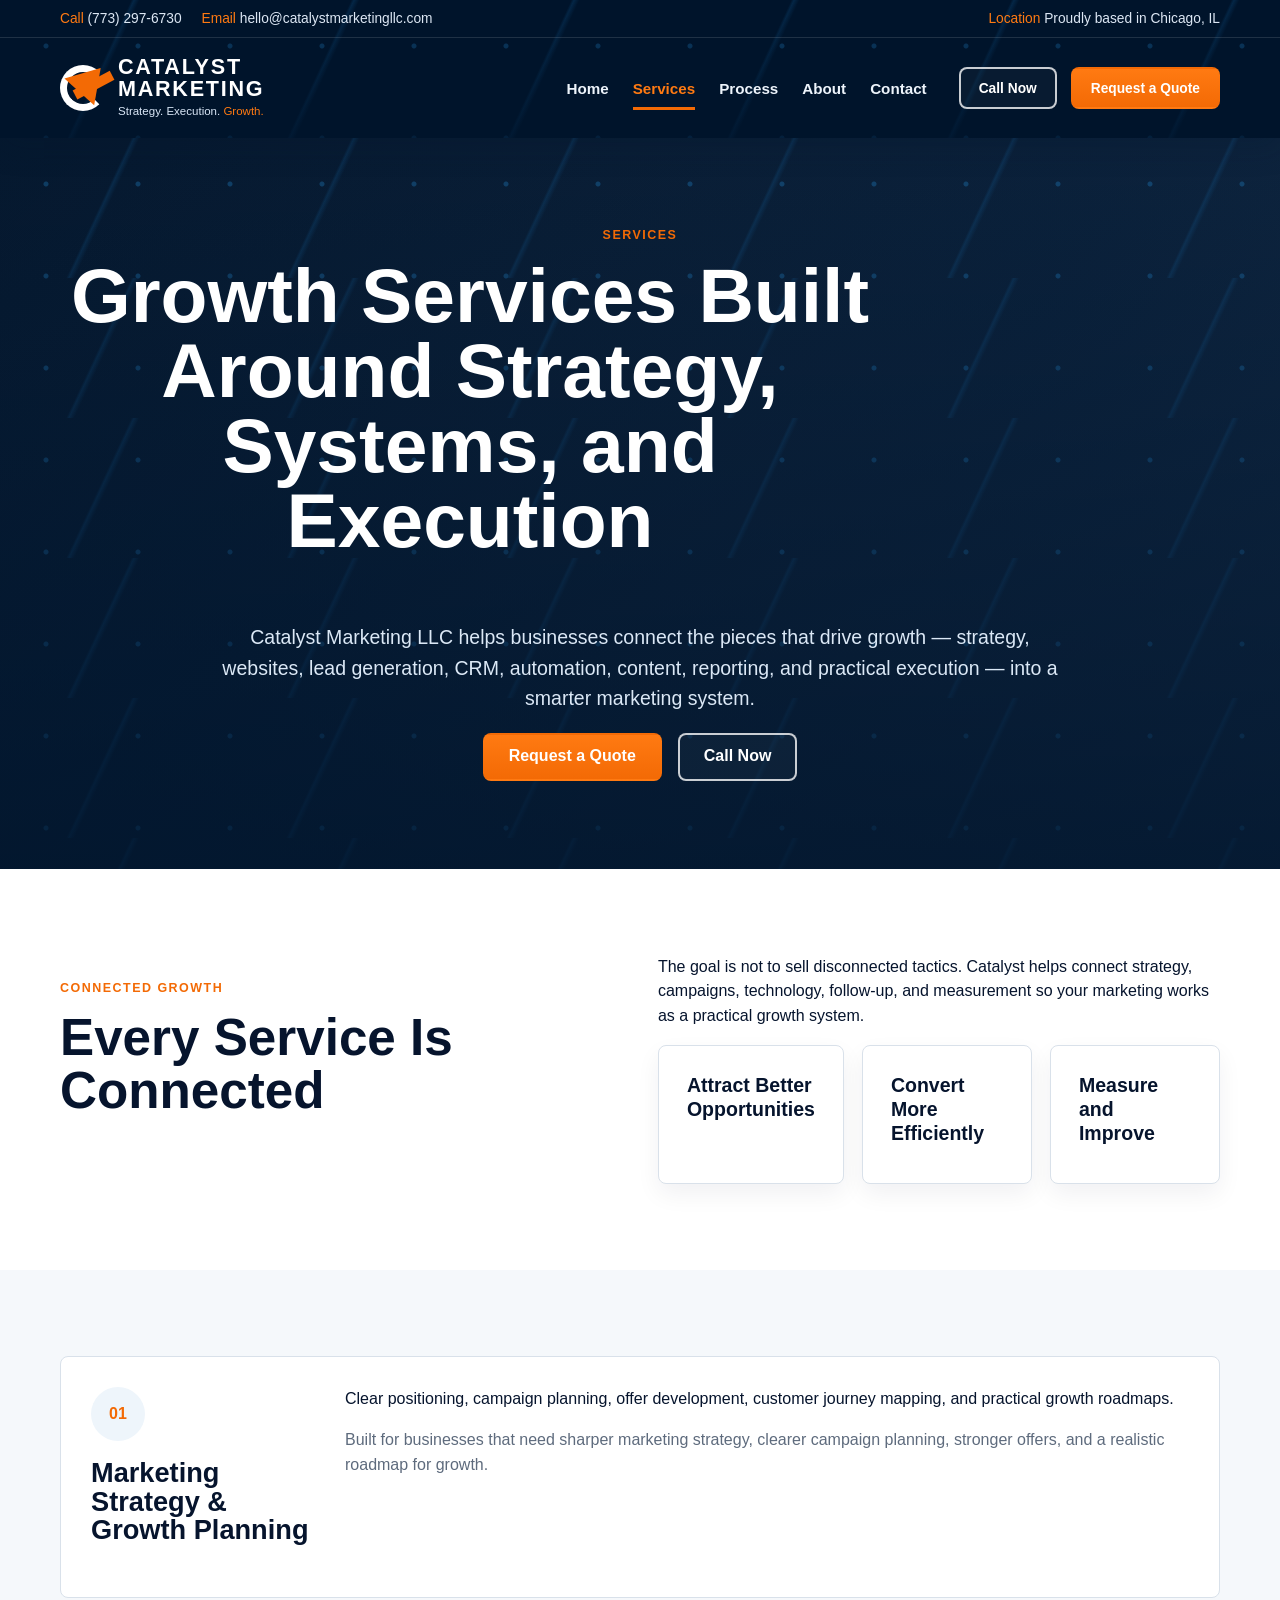
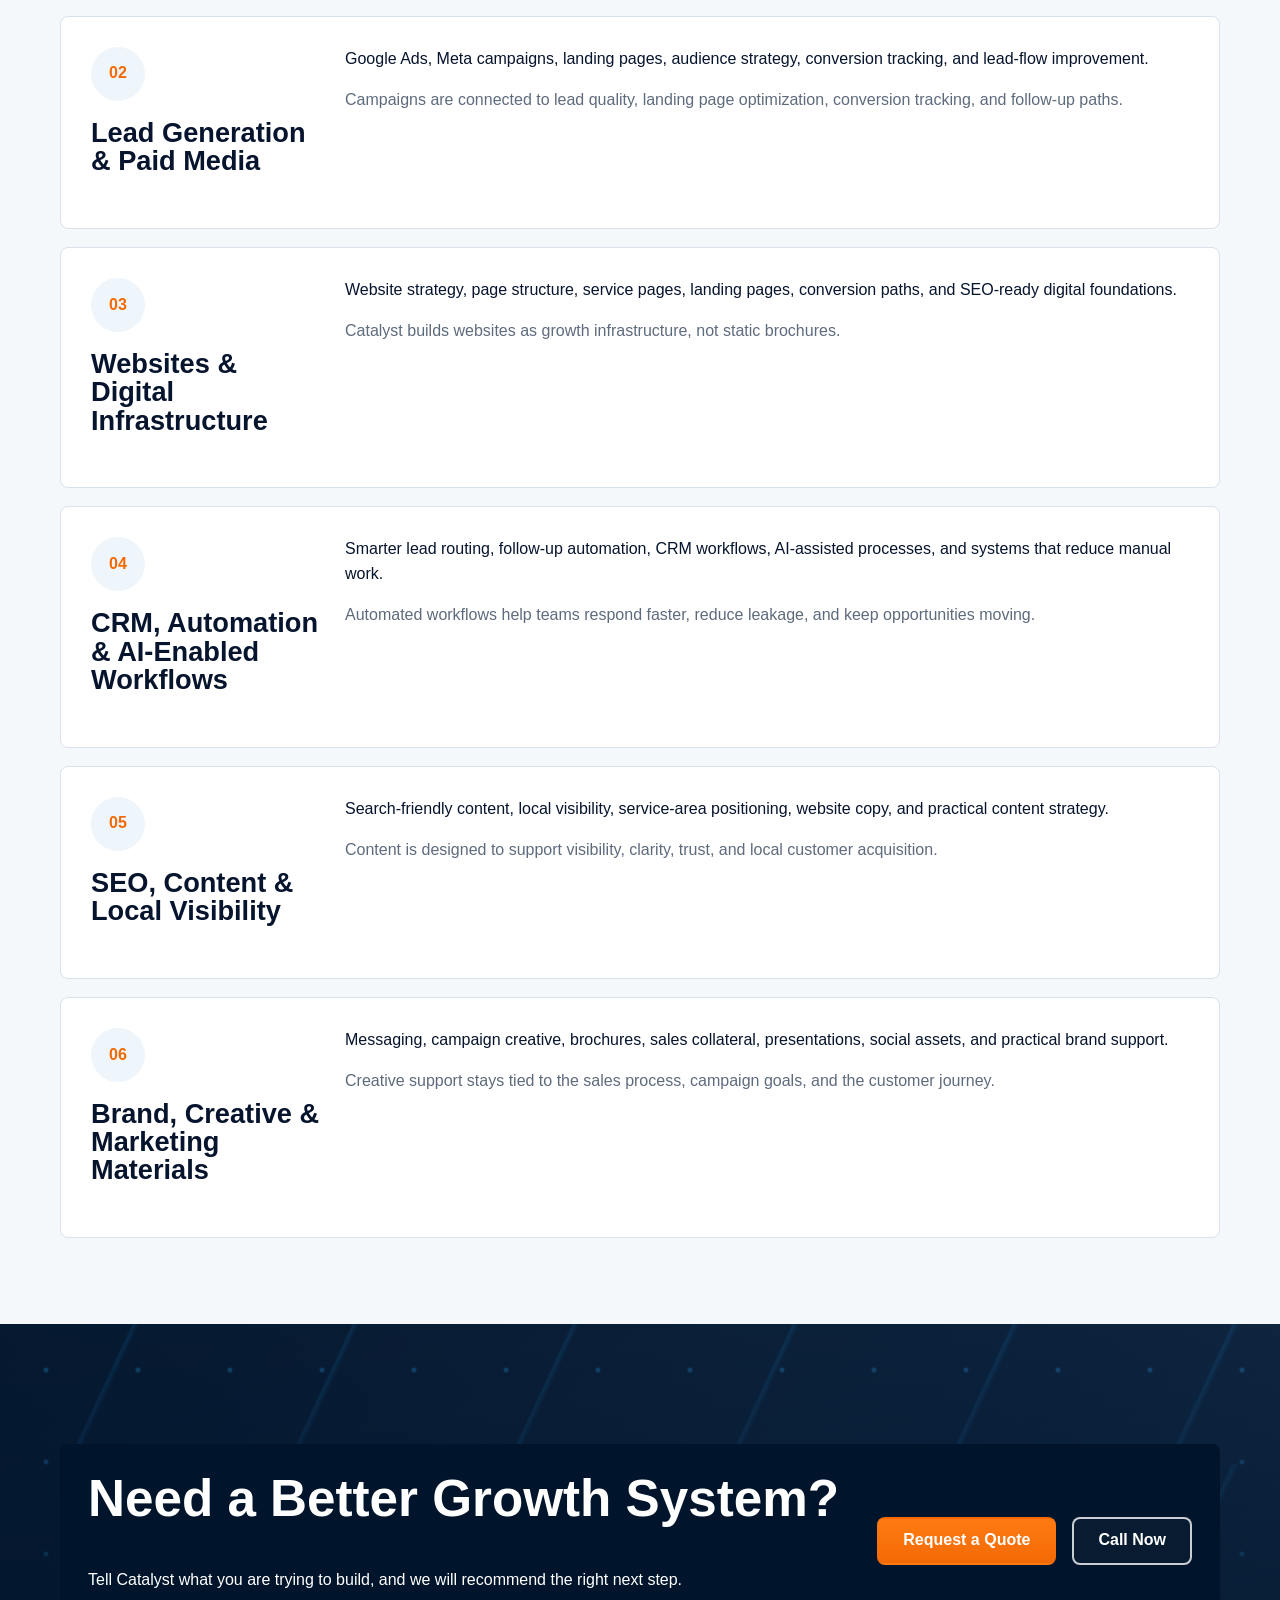
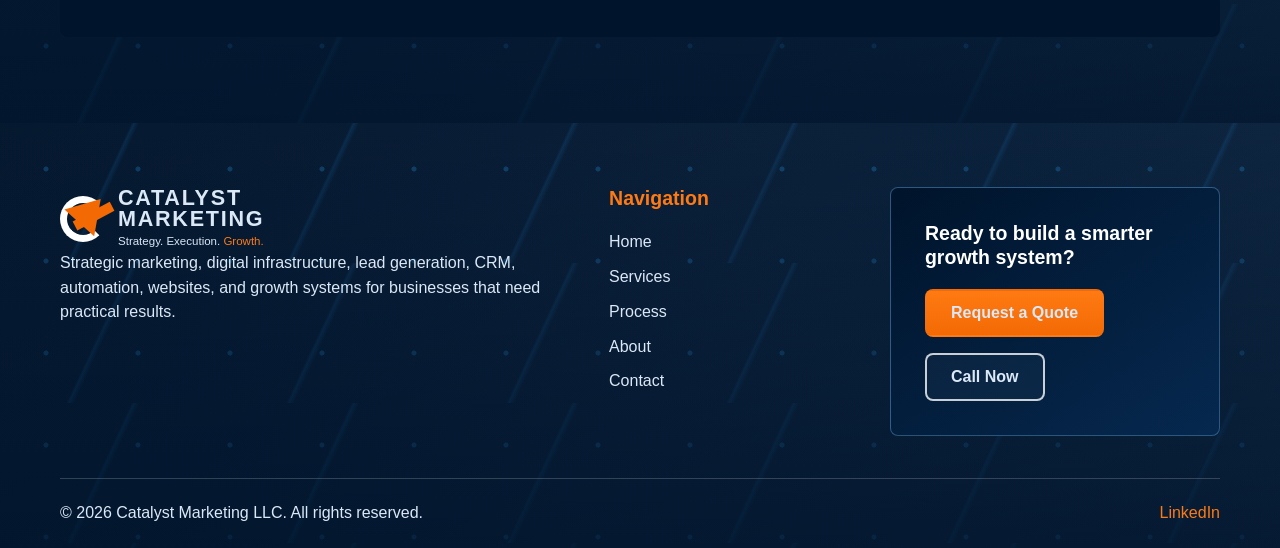
<file: services/index.html>
<!doctype html>
<html lang="en">
<head>
  <meta charset="utf-8">
  <meta name="viewport" content="width=device-width, initial-scale=1">
  <title>Marketing Services | Catalyst Marketing LLC</title>
  <meta name="description" content="Explore Catalyst Marketing LLC services for marketing strategy, lead generation, websites, CRM automation, SEO content, creative, and growth systems.">
  <meta name="robots" content="index, follow">
  <link rel="canonical" href="https://catalystmarketingllc.com/services/">
  <meta property="og:title" content="Marketing Services | Catalyst Marketing LLC">
  <meta property="og:description" content="Growth services built around strategy, systems, and execution.">
  <meta property="og:url" content="https://catalystmarketingllc.com/services/">
  <meta property="og:image" content="https://catalystmarketingllc.com/assets/img/catalyst-marketing-llc-growth-systems-og-image.jpg">
  <link rel="stylesheet" href="../assets/styles.css">
</head>
<body data-page="services">
  <header class="site-header digital-bg">
    <div class="utility-bar"><div class="container utility-inner"><div class="utility-links"><a href="tel:+17732976730"><span class="accent">Call</span> (773) 297-6730</a><a href="mailto:hello@catalystmarketingllc.com"><span class="accent">Email</span> hello@catalystmarketingllc.com</a></div><div class="utility-location"><span class="accent">Location</span> Proudly based in Chicago, IL</div></div></div>
    <div class="container main-nav">
      <a class="brand" href="../"><span class="brand-mark" aria-hidden="true"></span><span class="brand-text"><strong>CATALYST</strong><strong>MARKETING</strong><span>Strategy. Execution. <em>Growth.</em></span></span></a>
      <nav class="nav-links" data-site-nav aria-label="Primary navigation"><a href="../">Home</a><a href="../services/">Services</a><a href="../process/">Process</a><a href="../about/">About</a><a href="../contact/">Contact</a></nav>
      <div class="header-actions"><a class="btn btn-secondary" href="tel:+17732976730">Call Now</a><a class="btn btn-primary" href="../contact/">Request a Quote</a><button class="menu-toggle" type="button" data-menu-toggle aria-expanded="false" aria-label="Open navigation"><span></span></button></div>
    </div>
  </header>
  <main>
    <section class="hero-simple digital-bg center">
      <div class="container">
        <p class="eyebrow">Services</p>
        <h1>Growth Services Built Around Strategy, Systems, and Execution</h1>
        <p class="lead">Catalyst Marketing LLC helps businesses connect the pieces that drive growth &mdash; strategy, websites, lead generation, CRM, automation, content, reporting, and practical execution &mdash; into a smarter marketing system.</p>
        <div class="btn-row" style="justify-content:center;"><a class="btn btn-primary" href="../contact/">Request a Quote</a><a class="btn btn-secondary" href="tel:+17732976730">Call Now</a></div>
      </div>
    </section>
    <section class="section">
      <div class="container split">
        <div><p class="eyebrow">Connected growth</p><h2>Every Service Is Connected</h2></div>
        <div><p>The goal is not to sell disconnected tactics. Catalyst helps connect strategy, campaigns, technology, follow-up, and measurement so your marketing works as a practical growth system.</p><div class="pillar-row"><div class="card"><h3>Attract Better Opportunities</h3></div><div class="card"><h3>Convert More Efficiently</h3></div><div class="card"><h3>Measure and Improve</h3></div></div></div>
      </div>
    </section>
    <section class="section section-light">
      <div class="container service-list">
        <article class="service-panel" id="marketing-strategy"><div><span class="icon-badge">01</span><h2>Marketing Strategy &amp; Growth Planning</h2></div><div><p>Clear positioning, campaign planning, offer development, customer journey mapping, and practical growth roadmaps.</p><p class="muted">Built for businesses that need sharper marketing strategy, clearer campaign planning, stronger offers, and a realistic roadmap for growth.</p></div></article>
        <article class="service-panel" id="lead-generation"><div><span class="icon-badge">02</span><h2>Lead Generation &amp; Paid Media</h2></div><div><p>Google Ads, Meta campaigns, landing pages, audience strategy, conversion tracking, and lead-flow improvement.</p><p class="muted">Campaigns are connected to lead quality, landing page optimization, conversion tracking, and follow-up paths.</p></div></article>
        <article class="service-panel" id="websites"><div><span class="icon-badge">03</span><h2>Websites &amp; Digital Infrastructure</h2></div><div><p>Website strategy, page structure, service pages, landing pages, conversion paths, and SEO-ready digital foundations.</p><p class="muted">Catalyst builds websites as growth infrastructure, not static brochures.</p></div></article>
        <article class="service-panel" id="crm-automation"><div><span class="icon-badge">04</span><h2>CRM, Automation &amp; AI-Enabled Workflows</h2></div><div><p>Smarter lead routing, follow-up automation, CRM workflows, AI-assisted processes, and systems that reduce manual work.</p><p class="muted">Automated workflows help teams respond faster, reduce leakage, and keep opportunities moving.</p></div></article>
        <article class="service-panel" id="seo-content"><div><span class="icon-badge">05</span><h2>SEO, Content &amp; Local Visibility</h2></div><div><p>Search-friendly content, local visibility, service-area positioning, website copy, and practical content strategy.</p><p class="muted">Content is designed to support visibility, clarity, trust, and local customer acquisition.</p></div></article>
        <article class="service-panel" id="brand-creative"><div><span class="icon-badge">06</span><h2>Brand, Creative &amp; Marketing Materials</h2></div><div><p>Messaging, campaign creative, brochures, sales collateral, presentations, social assets, and practical brand support.</p><p class="muted">Creative support stays tied to the sales process, campaign goals, and the customer journey.</p></div></article>
      </div>
    </section>
    <section class="section section-dark digital-bg">
      <div class="container cta-band">
        <div><h2>Need a Better Growth System?</h2><p>Tell Catalyst what you are trying to build, and we will recommend the right next step.</p></div>
        <div class="btn-row"><a class="btn btn-primary" href="../contact/">Request a Quote</a><a class="btn btn-secondary" href="tel:+17732976730">Call Now</a></div>
      </div>
    </section>
  </main>
  <footer class="footer digital-bg"><div class="container footer-grid"><div><a class="brand" href="../"><span class="brand-mark" aria-hidden="true"></span><span class="brand-text"><strong>CATALYST</strong><strong>MARKETING</strong><span>Strategy. Execution. <em>Growth.</em></span></span></a><p>Strategic marketing, digital infrastructure, lead generation, CRM, automation, websites, and growth systems for businesses that need practical results.</p></div><div><h3><span class="accent">Navigation</span></h3><nav class="footer-nav"><a href="../">Home</a><a href="../services/">Services</a><a href="../process/">Process</a><a href="../about/">About</a><a href="../contact/">Contact</a></nav></div><div class="dark-panel"><h3>Ready to build a smarter growth system?</h3><div class="btn-row"><a class="btn btn-primary" href="../contact/">Request a Quote</a><a class="btn btn-secondary" href="tel:+17732976730">Call Now</a></div></div></div><div class="container footer-bottom"><span>&copy; 2026 Catalyst Marketing LLC. All rights reserved.</span><span class="accent">LinkedIn</span></div></footer>
  <script src="../assets/js/site.js"></script>
</body>
</html>
</file>
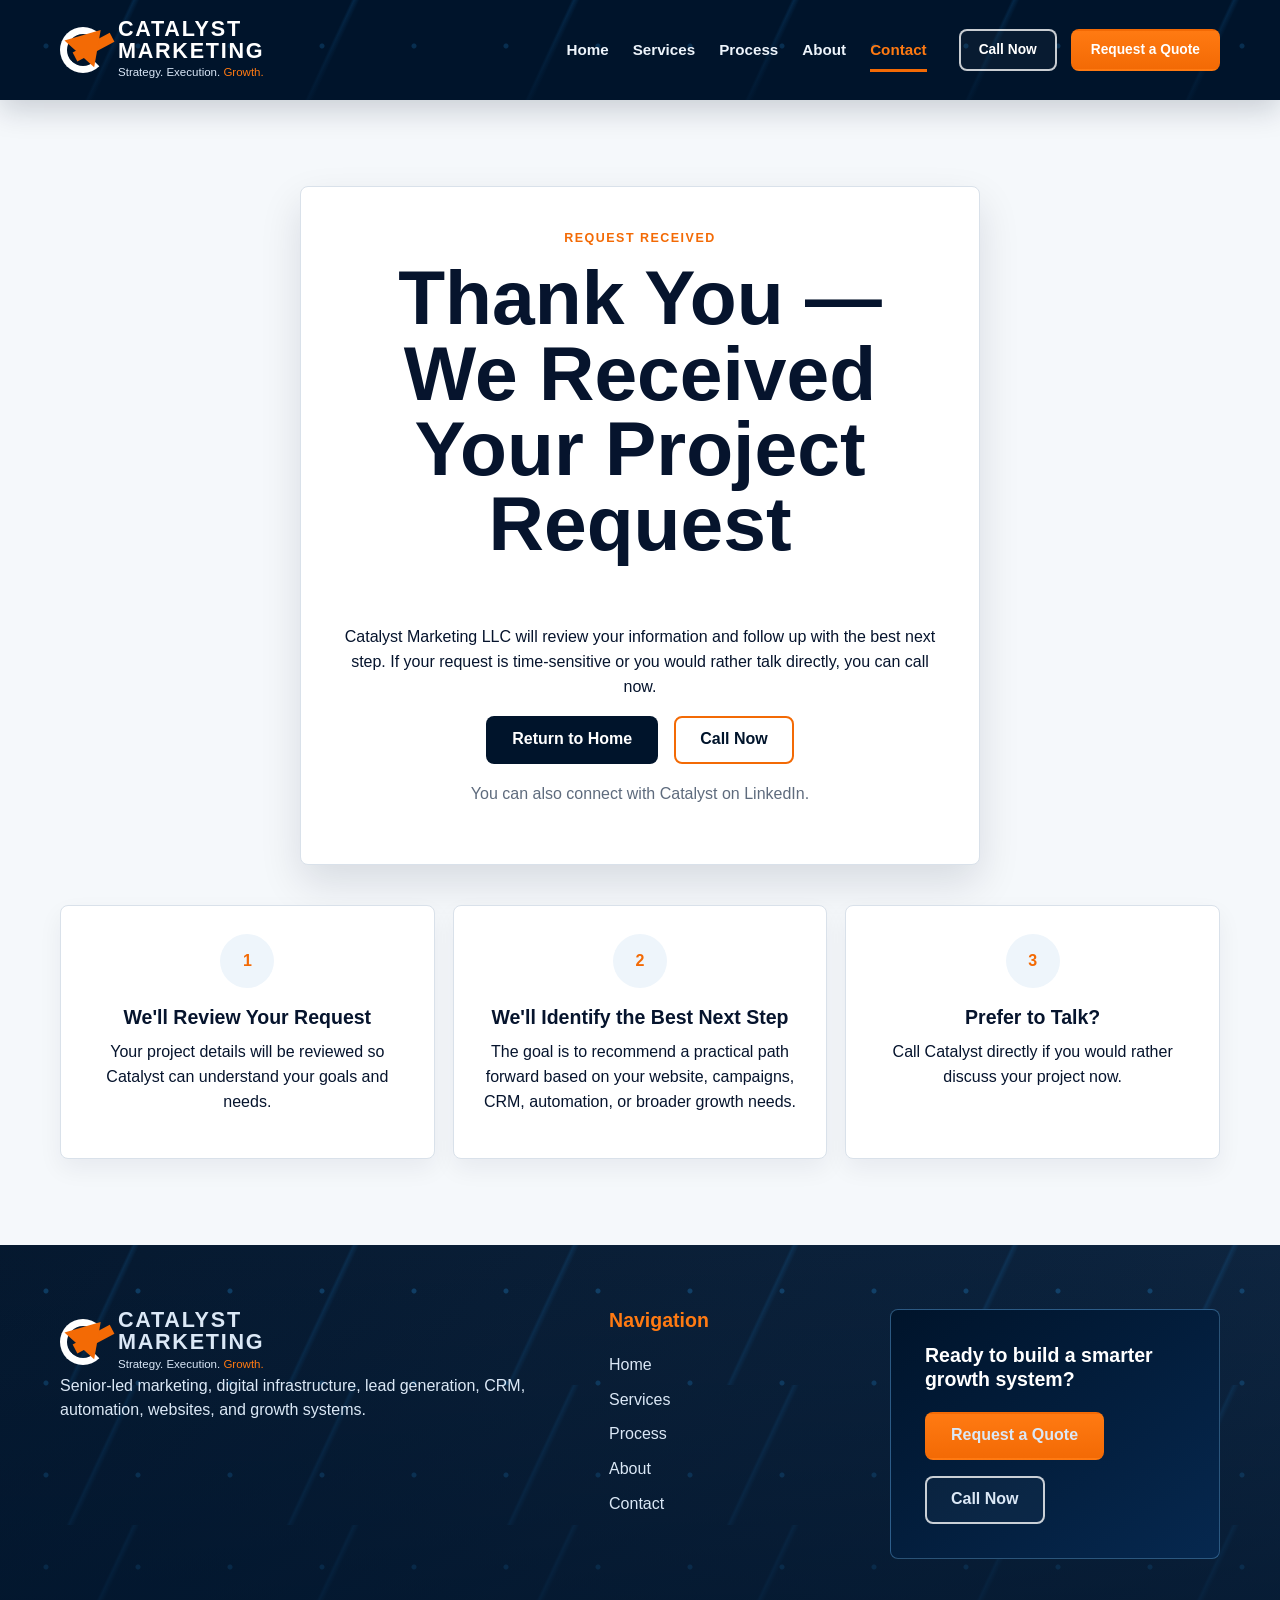
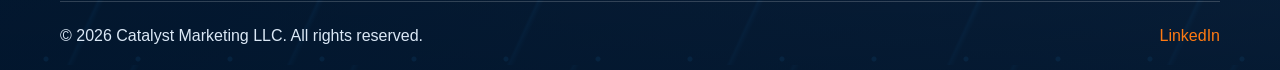
<file: thank-you/index.html>
<!doctype html>
<html lang="en">
<head>
  <meta charset="utf-8">
  <meta name="viewport" content="width=device-width, initial-scale=1">
  <title>Thank You | Catalyst Marketing LLC</title>
  <meta name="description" content="Thank you for contacting Catalyst Marketing LLC. Your project request has been received.">
  <meta name="robots" content="noindex, follow">
  <link rel="canonical" href="https://catalystmarketingllc.com/thank-you/">
  <link rel="stylesheet" href="../assets/styles.css">
</head>
<body data-page="contact">
  <header class="site-header digital-bg"><div class="container main-nav"><a class="brand" href="../"><span class="brand-mark" aria-hidden="true"></span><span class="brand-text"><strong>CATALYST</strong><strong>MARKETING</strong><span>Strategy. Execution. <em>Growth.</em></span></span></a><nav class="nav-links" data-site-nav><a href="../">Home</a><a href="../services/">Services</a><a href="../process/">Process</a><a href="../about/">About</a><a href="../contact/">Contact</a></nav><div class="header-actions"><a class="btn btn-secondary" href="tel:+17732976730">Call Now</a><a class="btn btn-primary" href="../contact/">Request a Quote</a><button class="menu-toggle" type="button" data-menu-toggle aria-expanded="false" aria-label="Open navigation"><span></span></button></div></div></header>
  <main>
    <section class="section section-light">
      <div class="container">
        <div class="thank-you-card">
          <p class="eyebrow">Request received</p>
          <h1>Thank You &mdash; We Received Your Project Request</h1>
          <p>Catalyst Marketing LLC will review your information and follow up with the best next step. If your request is time-sensitive or you would rather talk directly, you can call now.</p>
          <div class="btn-row" style="justify-content:center;"><a class="btn btn-dark" href="../">Return to Home</a><a class="btn btn-outline" href="tel:+17732976730">Call Now</a></div>
          <p class="muted" style="margin-top:18px;">You can also connect with Catalyst on LinkedIn.</p>
        </div>
        <div class="cards-grid" style="margin-top:40px;">
          <article class="card center"><span class="icon-badge">1</span><h3>We'll Review Your Request</h3><p>Your project details will be reviewed so Catalyst can understand your goals and needs.</p></article>
          <article class="card center"><span class="icon-badge">2</span><h3>We'll Identify the Best Next Step</h3><p>The goal is to recommend a practical path forward based on your website, campaigns, CRM, automation, or broader growth needs.</p></article>
          <article class="card center"><span class="icon-badge">3</span><h3>Prefer to Talk?</h3><p>Call Catalyst directly if you would rather discuss your project now.</p></article>
        </div>
      </div>
    </section>
  </main>
  <footer class="footer digital-bg"><div class="container footer-grid"><div><a class="brand" href="../"><span class="brand-mark" aria-hidden="true"></span><span class="brand-text"><strong>CATALYST</strong><strong>MARKETING</strong><span>Strategy. Execution. <em>Growth.</em></span></span></a><p>Senior-led marketing, digital infrastructure, lead generation, CRM, automation, websites, and growth systems.</p></div><div><h3><span class="accent">Navigation</span></h3><nav class="footer-nav"><a href="../">Home</a><a href="../services/">Services</a><a href="../process/">Process</a><a href="../about/">About</a><a href="../contact/">Contact</a></nav></div><div class="dark-panel"><h3>Ready to build a smarter growth system?</h3><div class="btn-row"><a class="btn btn-primary" href="../contact/">Request a Quote</a><a class="btn btn-secondary" href="tel:+17732976730">Call Now</a></div></div></div><div class="container footer-bottom"><span>&copy; 2026 Catalyst Marketing LLC. All rights reserved.</span><span class="accent">LinkedIn</span></div></footer>
  <script src="../assets/js/site.js"></script>
</body>
</html>
</file>
<file: assets/styles.css>
:root {
  --navy-950: #00142b;
  --navy-900: #031c39;
  --navy-800: #06284f;
  --navy-700: #0b3a69;
  --blue-500: #1688dc;
  --blue-300: #70b8f0;
  --orange-600: #f36a05;
  --orange-500: #ff7a12;
  --ink: #06142d;
  --muted: #5e6b7d;
  --line: #d9e1ea;
  --light: #f5f8fb;
  --white: #ffffff;
  --shadow: 0 18px 42px rgba(6, 20, 45, 0.12);
  --radius: 8px;
  --max: 1160px;
}

* {
  box-sizing: border-box;
}

html {
  scroll-behavior: smooth;
}

body {
  margin: 0;
  color: var(--ink);
  font-family: Arial, Helvetica, sans-serif;
  line-height: 1.55;
  background: var(--white);
}

body.no-scroll {
  overflow: hidden;
}

img {
  max-width: 100%;
  display: block;
}

a {
  color: inherit;
  text-decoration: none;
}

a:focus-visible,
button:focus-visible,
input:focus-visible,
select:focus-visible,
textarea:focus-visible {
  outline: 3px solid var(--blue-300);
  outline-offset: 3px;
}

.container {
  width: min(100% - 40px, var(--max));
  margin-inline: auto;
}

.section {
  padding: 86px 0;
}

.section-light {
  background: var(--light);
}

.section-dark {
  color: var(--white);
  background: var(--navy-950);
}

.digital-bg {
  position: relative;
  overflow: hidden;
  background:
    linear-gradient(135deg, rgba(0, 20, 43, 0.98), rgba(3, 28, 57, 0.94)),
    radial-gradient(circle at 15% 80%, rgba(22, 136, 220, 0.28), transparent 34%),
    radial-gradient(circle at 82% 22%, rgba(22, 136, 220, 0.2), transparent 30%);
}

.digital-bg::before,
.digital-bg::after {
  content: "";
  position: absolute;
  inset: 0;
  pointer-events: none;
}

.digital-bg::before {
  opacity: 0.36;
  background-image:
    linear-gradient(115deg, transparent 0 46%, rgba(30, 146, 228, 0.4) 47%, transparent 49%),
    radial-gradient(circle, rgba(40, 157, 237, 0.78) 0 2px, transparent 3px);
  background-size: 220px 140px, 92px 92px;
}

.digital-bg::after {
  background: linear-gradient(180deg, transparent 0%, rgba(0, 20, 43, 0.7) 100%);
}

.digital-bg > * {
  position: relative;
  z-index: 1;
}

.eyebrow {
  margin: 0 0 12px;
  color: var(--orange-600);
  font-size: 0.78rem;
  font-weight: 800;
  letter-spacing: 0.12em;
  text-transform: uppercase;
}

h1,
h2,
h3,
p {
  margin-top: 0;
}

h1,
.hero-title {
  max-width: 820px;
  font-size: clamp(2.45rem, 6vw, 5.4rem);
  line-height: 0.98;
  letter-spacing: 0;
}

h2 {
  color: var(--ink);
  font-size: clamp(2rem, 4vw, 3.55rem);
  line-height: 1.04;
  letter-spacing: 0;
}

.section-dark h2,
.hero h1,
.hero h2 {
  color: var(--white);
}

h3 {
  color: var(--ink);
  font-size: 1.22rem;
  line-height: 1.22;
}

.lead {
  max-width: 790px;
  color: #dbe8f6;
  font-size: clamp(1.05rem, 2vw, 1.22rem);
}

.muted {
  color: var(--muted);
}

.center {
  text-align: center;
}

.center .lead,
.center p {
  margin-inline: auto;
}

.btn-row {
  display: flex;
  flex-wrap: wrap;
  gap: 16px;
  align-items: center;
}

.btn {
  display: inline-flex;
  align-items: center;
  justify-content: center;
  min-height: 48px;
  padding: 0 24px;
  border: 2px solid transparent;
  border-radius: var(--radius);
  font-weight: 800;
  text-align: center;
  transition: transform 160ms ease, border-color 160ms ease, background 160ms ease;
}

.btn:hover {
  transform: translateY(-2px);
}

.btn-primary {
  color: var(--white);
  background: linear-gradient(180deg, var(--orange-500), var(--orange-600));
}

.btn-secondary {
  color: var(--white);
  border-color: rgba(255, 255, 255, 0.78);
  background: rgba(255, 255, 255, 0.03);
}

.btn-dark {
  color: var(--white);
  background: var(--navy-950);
}

.btn-outline {
  color: var(--navy-950);
  border-color: var(--orange-600);
  background: var(--white);
}

.site-header {
  position: sticky;
  top: 0;
  z-index: 20;
  color: var(--white);
  background: var(--navy-950);
  box-shadow: 0 10px 28px rgba(0, 20, 43, 0.18);
}

.utility-bar {
  border-bottom: 1px solid rgba(255, 255, 255, 0.12);
  font-size: 0.86rem;
}

.utility-inner {
  display: flex;
  justify-content: space-between;
  gap: 18px;
  padding: 8px 0;
}

.utility-links {
  display: flex;
  flex-wrap: wrap;
  gap: 20px;
}

.utility-links a,
.utility-location {
  color: #dce7f4;
}

.accent {
  color: var(--orange-500);
}

.main-nav {
  position: relative;
  display: flex;
  align-items: center;
  justify-content: space-between;
  gap: 24px;
  padding: 18px 0;
}

.brand {
  display: inline-flex;
  align-items: center;
  gap: 12px;
  min-width: max-content;
}

.brand-mark {
  position: relative;
  width: 46px;
  height: 46px;
  border: 7px solid var(--white);
  border-right-color: transparent;
  border-radius: 50%;
}

.brand-mark::before {
  content: "";
  position: absolute;
  left: 8px;
  top: 18px;
  width: 42px;
  height: 10px;
  background: var(--orange-600);
  transform: rotate(-28deg);
  transform-origin: left center;
}

.brand-mark::after {
  content: "";
  position: absolute;
  right: -11px;
  top: -8px;
  border-left: 20px solid transparent;
  border-right: 20px solid transparent;
  border-bottom: 32px solid var(--orange-600);
  transform: rotate(42deg);
}

.brand-text strong {
  display: block;
  font-size: 1.35rem;
  line-height: 1;
  letter-spacing: 0.08em;
}

.brand-text span {
  display: block;
  margin-top: 3px;
  color: #d9e7f7;
  font-size: 0.72rem;
}

.brand-text em {
  color: var(--orange-500);
  font-style: normal;
}

.nav-links {
  display: flex;
  align-items: center;
  gap: 24px;
  margin-left: auto;
}

.nav-links a {
  position: relative;
  color: #edf4fb;
  font-size: 0.95rem;
  font-weight: 700;
}

.nav-links a[aria-current="page"],
body[data-page="home"] .nav-links a[href="./"], body[data-page="home"] .nav-links a[href="../"],
body[data-page="services"] .nav-links a[href="services/"], body[data-page="services"] .nav-links a[href="../services/"],
body[data-page="process"] .nav-links a[href="process/"], body[data-page="process"] .nav-links a[href="../process/"],
body[data-page="about"] .nav-links a[href="about/"], body[data-page="about"] .nav-links a[href="../about/"],
body[data-page="contact"] .nav-links a[href="contact/"], body[data-page="contact"] .nav-links a[href="../contact/"] {
  color: var(--orange-500);
}

.nav-links a[aria-current="page"]::after,
body[data-page="home"] .nav-links a[href="./"]::after,
body[data-page="home"] .nav-links a[href="../"]::after,
body[data-page="services"] .nav-links a[href="services/"]::after,
body[data-page="services"] .nav-links a[href="../services/"]::after,
body[data-page="process"] .nav-links a[href="process/"]::after,
body[data-page="process"] .nav-links a[href="../process/"]::after,
body[data-page="about"] .nav-links a[href="about/"]::after,
body[data-page="about"] .nav-links a[href="../about/"]::after,
body[data-page="contact"] .nav-links a[href="contact/"]::after,
body[data-page="contact"] .nav-links a[href="../contact/"]::after {
  content: "";
  position: absolute;
  left: 0;
  right: 0;
  bottom: -10px;
  height: 3px;
  background: var(--orange-600);
}

.header-actions {
  display: flex;
  align-items: center;
  gap: 14px;
  padding-left: 8px;
}

.header-actions .btn {
  min-height: 42px;
  padding-inline: 18px;
  font-size: 0.86rem;
}

.menu-toggle {
  display: none;
  width: 46px;
  height: 46px;
  border: 0;
  border-radius: var(--radius);
  color: var(--white);
  background: rgba(255, 255, 255, 0.08);
}

.menu-toggle span,
.menu-toggle::before,
.menu-toggle::after {
  content: "";
  display: block;
  width: 22px;
  height: 2px;
  margin: 5px auto;
  background: currentColor;
}

.hero {
  min-height: 670px;
  display: grid;
  align-items: center;
  color: var(--white);
  padding: 90px 0;
}

.hero-grid {
  display: grid;
  grid-template-columns: minmax(0, 1fr) minmax(360px, 0.78fr);
  gap: 54px;
  align-items: center;
}

.hero p {
  max-width: 680px;
}

.dashboard {
  display: grid;
  gap: 18px;
}

.data-card {
  border: 1px solid rgba(112, 184, 240, 0.45);
  border-radius: var(--radius);
  padding: 22px;
  background: rgba(2, 30, 62, 0.76);
  box-shadow: var(--shadow);
}

.data-card h3 {
  color: var(--white);
  font-size: 0.9rem;
  letter-spacing: 0.08em;
  text-transform: uppercase;
}

.line-chart {
  height: 150px;
  margin-top: 18px;
  background:
    linear-gradient(135deg, transparent 51%, rgba(255, 122, 18, 0.85) 52% 55%, transparent 56%),
    linear-gradient(160deg, transparent 45%, rgba(22, 136, 220, 0.9) 46% 49%, transparent 50%),
    repeating-linear-gradient(0deg, rgba(255, 255, 255, 0.08) 0 1px, transparent 1px 28px),
    repeating-linear-gradient(90deg, rgba(255, 255, 255, 0.08) 0 1px, transparent 1px 54px);
}

.workflow {
  display: grid;
  grid-template-columns: repeat(5, 1fr);
  gap: 10px;
}

.workflow span {
  display: grid;
  place-items: center;
  min-height: 62px;
  border-radius: 999px;
  color: var(--white);
  font-size: 0.75rem;
  font-weight: 800;
  background: linear-gradient(180deg, var(--blue-500), var(--navy-700));
}

.stats {
  display: grid;
  grid-template-columns: repeat(3, 1fr);
  gap: 18px;
}

.stats strong {
  display: block;
  color: var(--white);
  font-size: 1.7rem;
}

.stats span {
  color: #82d29b;
  font-size: 0.86rem;
}

.split {
  display: grid;
  grid-template-columns: minmax(0, 0.95fr) minmax(0, 1fr);
  gap: 64px;
  align-items: center;
}

.cards-grid {
  display: grid;
  grid-template-columns: repeat(3, 1fr);
  gap: 18px;
}

.cards-grid.two {
  grid-template-columns: repeat(2, 1fr);
}

.card {
  border: 1px solid var(--line);
  border-radius: var(--radius);
  padding: 28px;
  background: var(--white);
  box-shadow: 0 10px 24px rgba(6, 20, 45, 0.06);
}

.card h3 {
  margin-bottom: 10px;
}

.icon-badge {
  display: inline-grid;
  place-items: center;
  width: 54px;
  height: 54px;
  margin-bottom: 18px;
  border-radius: 50%;
  color: var(--orange-600);
  font-weight: 900;
  background: #eef5fb;
}

.link-arrow {
  display: inline-flex;
  gap: 8px;
  align-items: center;
  margin-top: 14px;
  color: var(--blue-500);
  font-weight: 800;
}

.support-bar,
.cta-band {
  display: flex;
  align-items: center;
  justify-content: space-between;
  gap: 24px;
  margin-top: 34px;
  padding: 28px;
  border-radius: var(--radius);
  background: #edf4fb;
}

.cta-band {
  color: var(--white);
  background: var(--navy-950);
}

.process-strip {
  display: grid;
  grid-template-columns: repeat(6, 1fr);
  gap: 14px;
  margin-top: 44px;
}

.step {
  position: relative;
  padding-top: 8px;
}

.step-num {
  display: inline-grid;
  place-items: center;
  width: 40px;
  height: 40px;
  margin-bottom: 14px;
  border-radius: 50%;
  color: var(--white);
  font-weight: 900;
  background: var(--navy-950);
}

.step h3 {
  margin-bottom: 8px;
}

.step ul,
.check-list {
  padding-left: 18px;
  margin: 16px 0 0;
}

.step li,
.check-list li {
  margin-bottom: 8px;
}

.founder-card {
  overflow: hidden;
  border-radius: var(--radius);
  background: var(--navy-950);
  box-shadow: var(--shadow);
}

.founder-card img {
  width: 100%;
  aspect-ratio: 4 / 3;
  object-fit: cover;
}

.founder-caption {
  padding: 22px;
  color: var(--white);
}

.signature {
  color: var(--orange-500);
  font-size: 1.6rem;
  font-style: italic;
}

.pill-row {
  display: flex;
  flex-wrap: wrap;
  gap: 14px;
  margin-top: 26px;
}

.pill-row span {
  padding: 10px 14px;
  border: 1px solid var(--line);
  border-radius: 999px;
  color: var(--navy-900);
  background: var(--white);
}

.hero-simple {
  color: var(--white);
  padding: 88px 0;
}

.hero-simple .lead {
  max-width: 850px;
}

.service-list {
  display: grid;
  gap: 18px;
}

.service-panel {
  display: grid;
  grid-template-columns: 230px minmax(0, 1fr);
  gap: 24px;
  padding: 30px;
  border: 1px solid var(--line);
  border-radius: var(--radius);
  background: var(--white);
}

.service-panel h2 {
  font-size: 1.7rem;
}

.pillar-row {
  display: grid;
  grid-template-columns: repeat(3, 1fr);
  gap: 18px;
}

.dark-panel {
  padding: 34px;
  border: 1px solid rgba(112, 184, 240, 0.38);
  border-radius: var(--radius);
  color: var(--white);
  background: linear-gradient(145deg, var(--navy-950), var(--navy-800));
}

.dark-panel h3,
.dark-panel h2 {
  color: var(--white);
}

.contact-grid {
  display: grid;
  grid-template-columns: minmax(0, 1.2fr) minmax(300px, 0.65fr);
  gap: 34px;
  align-items: start;
}

.form-card {
  padding: 32px;
  border: 1px solid var(--navy-700);
  border-radius: var(--radius);
  background: var(--white);
  box-shadow: var(--shadow);
}

.form-grid {
  display: grid;
  grid-template-columns: repeat(2, 1fr);
  gap: 16px;
}

.field.full {
  grid-column: 1 / -1;
}

label {
  display: block;
  margin-bottom: 6px;
  color: var(--ink);
  font-weight: 800;
  font-size: 0.9rem;
}

input,
select,
textarea {
  width: 100%;
  min-height: 46px;
  border: 1px solid #b9c5d2;
  border-radius: var(--radius);
  padding: 10px 12px;
  font: inherit;
  background: #f8fbfd;
}

textarea {
  min-height: 118px;
  resize: vertical;
}

.thank-you-card {
  max-width: 680px;
  margin: 0 auto;
  padding: 42px;
  border: 1px solid var(--line);
  border-radius: var(--radius);
  text-align: center;
  background: var(--white);
  box-shadow: var(--shadow);
}

.footer {
  color: var(--white);
  padding: 64px 0 22px;
}

.footer-grid {
  display: grid;
  grid-template-columns: minmax(0, 1.2fr) minmax(180px, 0.55fr) minmax(280px, 0.8fr);
  gap: 54px;
  align-items: start;
}

.footer p,
.footer a {
  color: #dbe8f6;
}

.footer h2,
.footer h3 {
  color: var(--white);
}

.footer-nav {
  display: grid;
  gap: 10px;
}

.footer-bottom {
  display: flex;
  justify-content: space-between;
  gap: 18px;
  margin-top: 42px;
  padding-top: 22px;
  border-top: 1px solid rgba(255, 255, 255, 0.18);
  color: #dbe8f6;
}

.sr-only {
  position: absolute;
  width: 1px;
  height: 1px;
  padding: 0;
  margin: -1px;
  overflow: hidden;
  clip: rect(0, 0, 0, 0);
  white-space: nowrap;
  border: 0;
}

@media (max-width: 980px) {
  .utility-inner {
    display: none;
  }

  .main-nav {
    padding: 14px 0;
  }

  .menu-toggle {
    display: block;
  }

  .nav-links {
    position: absolute;
    left: 0;
    right: 0;
    top: calc(100% + 10px);
    display: none;
    flex-direction: column;
    align-items: flex-start;
    padding: 24px;
    border: 1px solid rgba(255, 255, 255, 0.14);
    border-radius: var(--radius);
    background: var(--navy-950);
    box-shadow: var(--shadow);
  }

  .nav-links.is-open {
    display: flex;
  }

  .header-actions .btn-secondary {
    display: none;
  }

  .hero-grid,
  .split,
  .contact-grid {
    grid-template-columns: 1fr;
  }

  .dashboard {
    max-width: 650px;
  }

  .cards-grid,
  .cards-grid.two,
  .pillar-row {
    grid-template-columns: repeat(2, 1fr);
  }

  .process-strip {
    grid-template-columns: repeat(2, 1fr);
  }

  .service-panel {
    grid-template-columns: 1fr;
  }

  .footer-grid {
    grid-template-columns: 1fr;
  }
}

@media (max-width: 640px) {
  .container {
    width: min(100% - 28px, var(--max));
  }

  .section {
    padding: 64px 0;
  }

  .hero {
    min-height: auto;
    padding: 72px 0;
  }

  .brand-text strong {
    font-size: 1.05rem;
  }

  .brand-text span {
    font-size: 0.65rem;
  }

  .brand-mark {
    width: 38px;
    height: 38px;
    border-width: 6px;
  }

  .header-actions .btn-primary {
    display: none;
  }

  .cards-grid,
  .cards-grid.two,
  .pillar-row,
  .process-strip,
  .form-grid,
  .stats,
  .workflow {
    grid-template-columns: 1fr;
  }

  .support-bar,
  .cta-band,
  .footer-bottom {
    flex-direction: column;
    align-items: flex-start;
  }

  .btn-row .btn {
    width: 100%;
  }

  .form-card,
  .thank-you-card {
    padding: 24px;
  }
}
</file>
